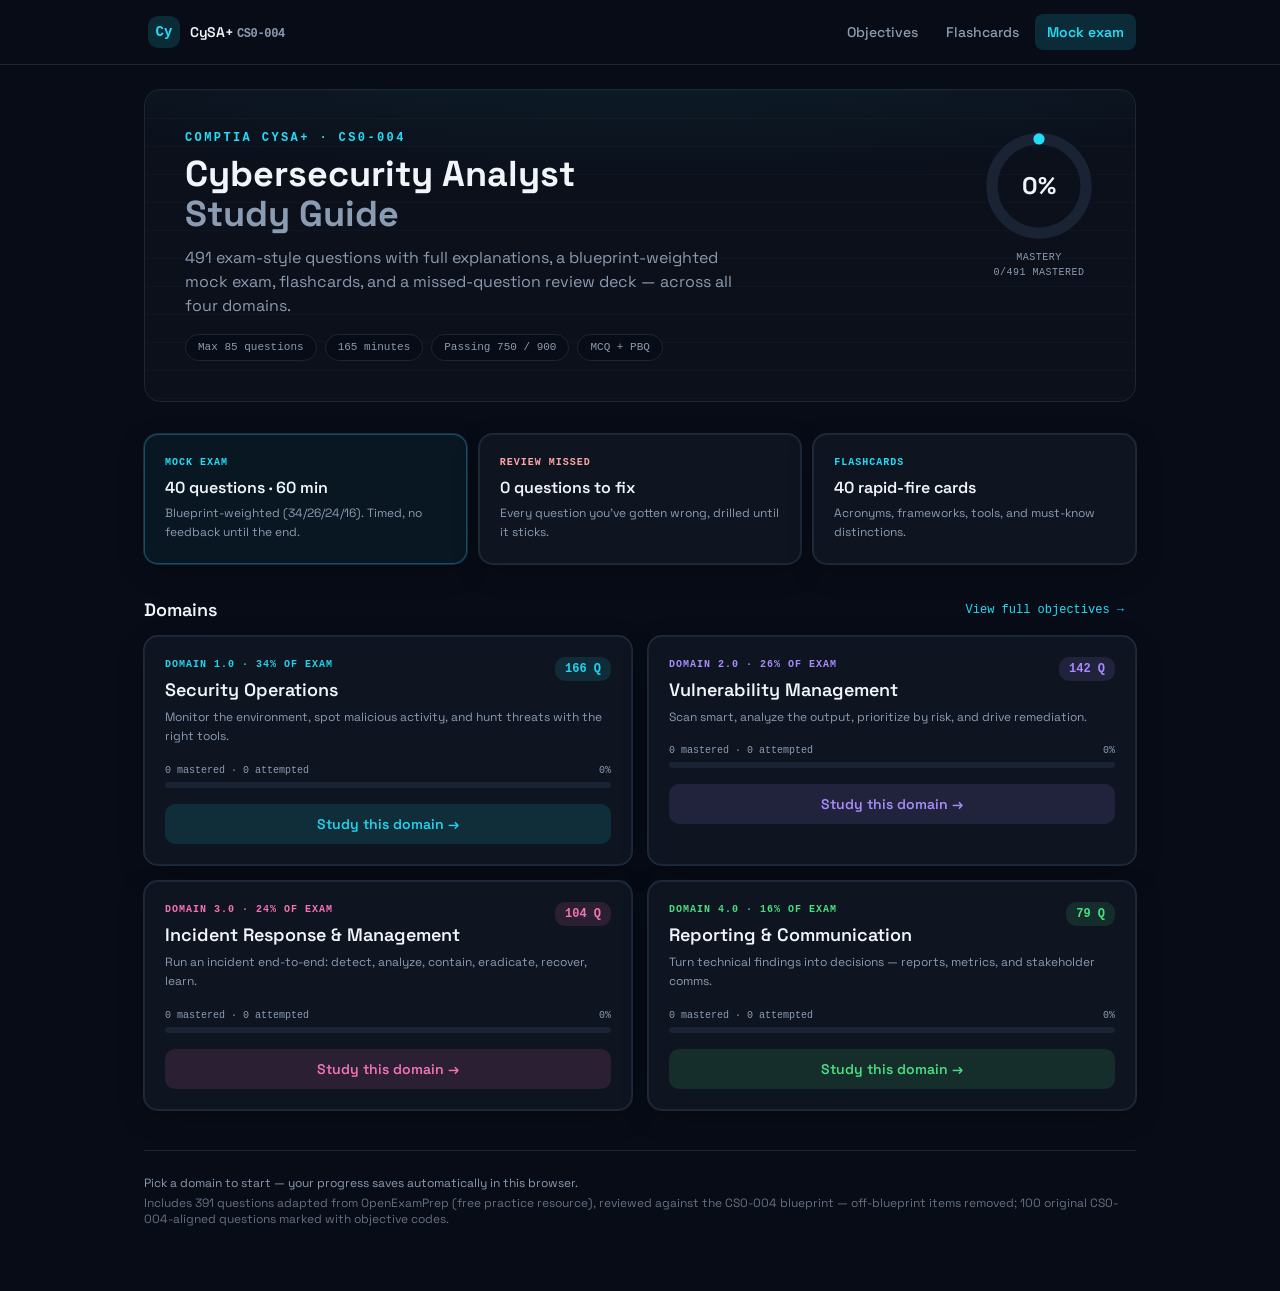
<file: docs/index.html>
<!doctype html>
<html lang="en">
  <head>
    <meta charset="UTF-8" />
    <meta name="viewport" content="width=device-width, initial-scale=1.0" />
    <meta name="description" content="Interactive CompTIA CySA+ CS0-004 study guide: 100 exam-style questions with explanations, weighted mock exams, flashcards, and progress tracking across all four domains." />
    <title>CySA+ CS0-004 Study Guide</title>
    <meta name="theme-color" content="#0b1220" />
    <link rel="manifest" href="./manifest.webmanifest" />
    <link rel="icon" type="image/png" href="./icon-192.png" />
    <link rel="apple-touch-icon" href="./icon-192.png" />
    <link rel="preconnect" href="https://fonts.googleapis.com" />
    <link rel="preconnect" href="https://fonts.gstatic.com" crossorigin />
    <link href="https://fonts.googleapis.com/css2?family=Space+Grotesk:wght@400;500;600;700&family=JetBrains+Mono:wght@400;500;600&display=swap" rel="stylesheet" />
    <script type="module" crossorigin src="./assets/index-I6IS-4zT.js"></script>
    <link rel="stylesheet" crossorigin href="./assets/index-dH3VctBJ.css">
  </head>
  <body>
    <div id="root"></div>
  </body>
</html>
</file>
<file: docs/assets/index-dH3VctBJ.css>
*,:before,:after{--tw-border-spacing-x: 0;--tw-border-spacing-y: 0;--tw-translate-x: 0;--tw-translate-y: 0;--tw-rotate: 0;--tw-skew-x: 0;--tw-skew-y: 0;--tw-scale-x: 1;--tw-scale-y: 1;--tw-pan-x: ;--tw-pan-y: ;--tw-pinch-zoom: ;--tw-scroll-snap-strictness: proximity;--tw-gradient-from-position: ;--tw-gradient-via-position: ;--tw-gradient-to-position: ;--tw-ordinal: ;--tw-slashed-zero: ;--tw-numeric-figure: ;--tw-numeric-spacing: ;--tw-numeric-fraction: ;--tw-ring-inset: ;--tw-ring-offset-width: 0px;--tw-ring-offset-color: #fff;--tw-ring-color: rgb(59 130 246 / .5);--tw-ring-offset-shadow: 0 0 #0000;--tw-ring-shadow: 0 0 #0000;--tw-shadow: 0 0 #0000;--tw-shadow-colored: 0 0 #0000;--tw-blur: ;--tw-brightness: ;--tw-contrast: ;--tw-grayscale: ;--tw-hue-rotate: ;--tw-invert: ;--tw-saturate: ;--tw-sepia: ;--tw-drop-shadow: ;--tw-backdrop-blur: ;--tw-backdrop-brightness: ;--tw-backdrop-contrast: ;--tw-backdrop-grayscale: ;--tw-backdrop-hue-rotate: ;--tw-backdrop-invert: ;--tw-backdrop-opacity: ;--tw-backdrop-saturate: ;--tw-backdrop-sepia: ;--tw-contain-size: ;--tw-contain-layout: ;--tw-contain-paint: ;--tw-contain-style: }::backdrop{--tw-border-spacing-x: 0;--tw-border-spacing-y: 0;--tw-translate-x: 0;--tw-translate-y: 0;--tw-rotate: 0;--tw-skew-x: 0;--tw-skew-y: 0;--tw-scale-x: 1;--tw-scale-y: 1;--tw-pan-x: ;--tw-pan-y: ;--tw-pinch-zoom: ;--tw-scroll-snap-strictness: proximity;--tw-gradient-from-position: ;--tw-gradient-via-position: ;--tw-gradient-to-position: ;--tw-ordinal: ;--tw-slashed-zero: ;--tw-numeric-figure: ;--tw-numeric-spacing: ;--tw-numeric-fraction: ;--tw-ring-inset: ;--tw-ring-offset-width: 0px;--tw-ring-offset-color: #fff;--tw-ring-color: rgb(59 130 246 / .5);--tw-ring-offset-shadow: 0 0 #0000;--tw-ring-shadow: 0 0 #0000;--tw-shadow: 0 0 #0000;--tw-shadow-colored: 0 0 #0000;--tw-blur: ;--tw-brightness: ;--tw-contrast: ;--tw-grayscale: ;--tw-hue-rotate: ;--tw-invert: ;--tw-saturate: ;--tw-sepia: ;--tw-drop-shadow: ;--tw-backdrop-blur: ;--tw-backdrop-brightness: ;--tw-backdrop-contrast: ;--tw-backdrop-grayscale: ;--tw-backdrop-hue-rotate: ;--tw-backdrop-invert: ;--tw-backdrop-opacity: ;--tw-backdrop-saturate: ;--tw-backdrop-sepia: ;--tw-contain-size: ;--tw-contain-layout: ;--tw-contain-paint: ;--tw-contain-style: }*,:before,:after{box-sizing:border-box;border-width:0;border-style:solid;border-color:#e5e7eb}:before,:after{--tw-content: ""}html,:host{line-height:1.5;-webkit-text-size-adjust:100%;-moz-tab-size:4;-o-tab-size:4;tab-size:4;font-family:ui-sans-serif,system-ui,sans-serif,"Apple Color Emoji","Segoe UI Emoji",Segoe UI Symbol,"Noto Color Emoji";font-feature-settings:normal;font-variation-settings:normal;-webkit-tap-highlight-color:transparent}body{margin:0;line-height:inherit}hr{height:0;color:inherit;border-top-width:1px}abbr:where([title]){-webkit-text-decoration:underline dotted;text-decoration:underline dotted}h1,h2,h3,h4,h5,h6{font-size:inherit;font-weight:inherit}a{color:inherit;text-decoration:inherit}b,strong{font-weight:bolder}code,kbd,samp,pre{font-family:ui-monospace,SFMono-Regular,Menlo,Monaco,Consolas,Liberation Mono,Courier New,monospace;font-feature-settings:normal;font-variation-settings:normal;font-size:1em}small{font-size:80%}sub,sup{font-size:75%;line-height:0;position:relative;vertical-align:baseline}sub{bottom:-.25em}sup{top:-.5em}table{text-indent:0;border-color:inherit;border-collapse:collapse}button,input,optgroup,select,textarea{font-family:inherit;font-feature-settings:inherit;font-variation-settings:inherit;font-size:100%;font-weight:inherit;line-height:inherit;letter-spacing:inherit;color:inherit;margin:0;padding:0}button,select{text-transform:none}button,input:where([type=button]),input:where([type=reset]),input:where([type=submit]){-webkit-appearance:button;background-color:transparent;background-image:none}:-moz-focusring{outline:auto}:-moz-ui-invalid{box-shadow:none}progress{vertical-align:baseline}::-webkit-inner-spin-button,::-webkit-outer-spin-button{height:auto}[type=search]{-webkit-appearance:textfield;outline-offset:-2px}::-webkit-search-decoration{-webkit-appearance:none}::-webkit-file-upload-button{-webkit-appearance:button;font:inherit}summary{display:list-item}blockquote,dl,dd,h1,h2,h3,h4,h5,h6,hr,figure,p,pre{margin:0}fieldset{margin:0;padding:0}legend{padding:0}ol,ul,menu{list-style:none;margin:0;padding:0}dialog{padding:0}textarea{resize:vertical}input::-moz-placeholder,textarea::-moz-placeholder{opacity:1;color:#9ca3af}input::placeholder,textarea::placeholder{opacity:1;color:#9ca3af}button,[role=button]{cursor:pointer}:disabled{cursor:default}img,svg,video,canvas,audio,iframe,embed,object{display:block;vertical-align:middle}img,video{max-width:100%;height:auto}[hidden]:where(:not([hidden=until-found])){display:none}:root{--background: 222 47% 6%;--foreground: 210 40% 96%;--card: 220 39% 9%;--card-foreground: 210 40% 96%;--popover: 220 39% 9%;--popover-foreground: 210 40% 96%;--primary: 187 92% 55%;--primary-foreground: 222 47% 6%;--secondary: 217 33% 15%;--secondary-foreground: 210 40% 96%;--muted: 217 33% 15%;--muted-foreground: 215 20% 62%;--accent: 217 33% 15%;--accent-foreground: 210 40% 96%;--destructive: 0 72% 55%;--destructive-foreground: 210 40% 96%;--border: 217 33% 16%;--input: 217 33% 18%;--ring: 187 92% 55%;--radius: .625rem;--sidebar-background: 220 39% 9%;--sidebar-foreground: 210 40% 96%;--sidebar-primary: 187 92% 55%;--sidebar-primary-foreground: 222 47% 6%;--sidebar-accent: 217 33% 15%;--sidebar-accent-foreground: 210 40% 96%;--sidebar-border: 217 33% 16%;--sidebar-ring: 187 92% 55%}*{border-color:hsl(var(--border))}body{background-color:hsl(var(--background));color:hsl(var(--foreground));font-family:Space Grotesk,ui-sans-serif,system-ui,sans-serif;-webkit-font-smoothing:antialiased}code,kbd,.font-mono{font-family:JetBrains Mono,ui-monospace,monospace}::-moz-selection{background:#23ddf64d}::selection{background:#23ddf64d}.container{width:100%}@media(min-width:640px){.container{max-width:640px}}@media(min-width:768px){.container{max-width:768px}}@media(min-width:1024px){.container{max-width:1024px}}@media(min-width:1280px){.container{max-width:1280px}}@media(min-width:1536px){.container{max-width:1536px}}.sr-only{position:absolute;width:1px;height:1px;padding:0;margin:-1px;overflow:hidden;clip:rect(0,0,0,0);white-space:nowrap;border-width:0}.pointer-events-none{pointer-events:none}.visible{visibility:visible}.invisible{visibility:hidden}.static{position:static}.fixed{position:fixed}.absolute{position:absolute}.relative{position:relative}.sticky{position:sticky}.inset-0{inset:0}.inset-x-0{left:0;right:0}.inset-y-0{top:0;bottom:0}.-bottom-12{bottom:-3rem}.-left-12{left:-3rem}.-right-12{right:-3rem}.-top-12{top:-3rem}.bottom-0{bottom:0}.left-0{left:0}.left-1\/2{left:50%}.left-2{left:.5rem}.left-\[50\%\]{left:50%}.right-0{right:0}.right-1{right:.25rem}.right-2{right:.5rem}.right-3{right:.75rem}.right-4{right:1rem}.top-0{top:0}.top-1\.5{top:.375rem}.top-1\/2{top:50%}.top-3\.5{top:.875rem}.top-4{top:1rem}.top-\[1px\]{top:1px}.top-\[50\%\]{top:50%}.top-\[60\%\]{top:60%}.top-full{top:100%}.isolate{isolation:isolate}.z-10{z-index:10}.z-20{z-index:20}.z-50{z-index:50}.z-\[1\]{z-index:1}.order-first{order:-9999}.order-last{order:9999}.col-start-2{grid-column-start:2}.row-span-2{grid-row:span 2 / span 2}.row-start-1{grid-row-start:1}.\!m-0{margin:0!important}.-mx-1{margin-left:-.25rem;margin-right:-.25rem}.-mx-4{margin-left:-1rem;margin-right:-1rem}.-my-2{margin-top:-.5rem;margin-bottom:-.5rem}.mx-2{margin-left:.5rem;margin-right:.5rem}.mx-3\.5{margin-left:.875rem;margin-right:.875rem}.mx-auto{margin-left:auto;margin-right:auto}.my-0{margin-top:0;margin-bottom:0}.my-0\.5{margin-top:.125rem;margin-bottom:.125rem}.my-1{margin-top:.25rem;margin-bottom:.25rem}.-ml-4{margin-left:-1rem}.-mt-4{margin-top:-1rem}.mb-1{margin-bottom:.25rem}.mb-1\.5{margin-bottom:.375rem}.mb-2{margin-bottom:.5rem}.mb-3{margin-bottom:.75rem}.mb-4{margin-bottom:1rem}.mb-6{margin-bottom:1.5rem}.mb-8{margin-bottom:2rem}.ml-1{margin-left:.25rem}.ml-4{margin-left:1rem}.ml-auto{margin-left:auto}.mt-0\.5{margin-top:.125rem}.mt-1{margin-top:.25rem}.mt-1\.5{margin-top:.375rem}.mt-10{margin-top:2.5rem}.mt-2{margin-top:.5rem}.mt-3{margin-top:.75rem}.mt-4{margin-top:1rem}.mt-6{margin-top:1.5rem}.mt-8{margin-top:2rem}.mt-auto{margin-top:auto}.line-clamp-1{overflow:hidden;display:-webkit-box;-webkit-box-orient:vertical;-webkit-line-clamp:1}.line-clamp-2{overflow:hidden;display:-webkit-box;-webkit-box-orient:vertical;-webkit-line-clamp:2}.block{display:block}.inline-block{display:inline-block}.flex{display:flex}.inline-flex{display:inline-flex}.table{display:table}.table-caption{display:table-caption}.table-cell{display:table-cell}.table-row{display:table-row}.grid{display:grid}.contents{display:contents}.hidden{display:none}.aspect-square{aspect-ratio:1 / 1}.aspect-video{aspect-ratio:16 / 9}.size-10{width:2.5rem;height:2.5rem}.size-2{width:.5rem;height:.5rem}.size-2\.5{width:.625rem;height:.625rem}.size-3{width:.75rem;height:.75rem}.size-3\.5{width:.875rem;height:.875rem}.size-4{width:1rem;height:1rem}.size-6{width:1.5rem;height:1.5rem}.size-7{width:1.75rem;height:1.75rem}.size-8{width:2rem;height:2rem}.size-9{width:2.25rem;height:2.25rem}.size-auto{width:auto;height:auto}.size-full{width:100%;height:100%}.h-1{height:.25rem}.h-1\.5{height:.375rem}.h-10{height:2.5rem}.h-12{height:3rem}.h-2{height:.5rem}.h-2\.5{height:.625rem}.h-28{height:7rem}.h-4{height:1rem}.h-5{height:1.25rem}.h-6{height:1.5rem}.h-7{height:1.75rem}.h-8{height:2rem}.h-9{height:2.25rem}.h-\[1\.15rem\]{height:1.15rem}.h-\[calc\(100\%-1px\)\]{height:calc(100% - 1px)}.h-\[var\(--radix-navigation-menu-viewport-height\)\]{height:var(--radix-navigation-menu-viewport-height)}.h-\[var\(--radix-select-trigger-height\)\]{height:var(--radix-select-trigger-height)}.h-auto{height:auto}.h-full{height:100%}.h-px{height:1px}.h-svh{height:100svh}.max-h-\[300px\]{max-height:300px}.min-h-0{min-height:0px}.min-h-16{min-height:4rem}.min-h-4{min-height:1rem}.min-h-64{min-height:16rem}.min-h-\[60vh\]{min-height:60vh}.min-h-dvh{min-height:100dvh}.min-h-svh{min-height:100svh}.w-0{width:0px}.w-1{width:.25rem}.w-10{width:2.5rem}.w-16{width:4rem}.w-2{width:.5rem}.w-2\.5{width:.625rem}.w-20{width:5rem}.w-28{width:7rem}.w-3{width:.75rem}.w-3\/4{width:75%}.w-4{width:1rem}.w-5{width:1.25rem}.w-6{width:1.5rem}.w-64{width:16rem}.w-72{width:18rem}.w-8{width:2rem}.w-9{width:2.25rem}.w-\[100px\]{width:100px}.w-auto{width:auto}.w-fit{width:-moz-fit-content;width:fit-content}.w-full{width:100%}.w-max{width:-moz-max-content;width:max-content}.w-px{width:1px}.min-w-0{min-width:0px}.min-w-10{min-width:2.5rem}.min-w-5{min-width:1.25rem}.min-w-8{min-width:2rem}.min-w-9{min-width:2.25rem}.min-w-\[12rem\]{min-width:12rem}.min-w-\[8rem\]{min-width:8rem}.min-w-\[var\(--radix-select-trigger-width\)\]{min-width:var(--radix-select-trigger-width)}.max-w-2xl{max-width:42rem}.max-w-3xl{max-width:48rem}.max-w-5xl{max-width:64rem}.max-w-\[calc\(100\%-2rem\)\]{max-width:calc(100% - 2rem)}.max-w-max{max-width:-moz-max-content;max-width:max-content}.max-w-md{max-width:28rem}.max-w-sm{max-width:24rem}.max-w-xl{max-width:36rem}.flex-1{flex:1 1 0%}.shrink-0{flex-shrink:0}.grow{flex-grow:1}.grow-0{flex-grow:0}.basis-full{flex-basis:100%}.caption-bottom{caption-side:bottom}.border-collapse{border-collapse:collapse}.-translate-x-1\/2{--tw-translate-x: -50%;transform:translate(var(--tw-translate-x),var(--tw-translate-y)) rotate(var(--tw-rotate)) skew(var(--tw-skew-x)) skewY(var(--tw-skew-y)) scaleX(var(--tw-scale-x)) scaleY(var(--tw-scale-y))}.-translate-x-px{--tw-translate-x: -1px;transform:translate(var(--tw-translate-x),var(--tw-translate-y)) rotate(var(--tw-rotate)) skew(var(--tw-skew-x)) skewY(var(--tw-skew-y)) scaleX(var(--tw-scale-x)) scaleY(var(--tw-scale-y))}.-translate-y-1\/2{--tw-translate-y: -50%;transform:translate(var(--tw-translate-x),var(--tw-translate-y)) rotate(var(--tw-rotate)) skew(var(--tw-skew-x)) skewY(var(--tw-skew-y)) scaleX(var(--tw-scale-x)) scaleY(var(--tw-scale-y))}.translate-x-\[-50\%\]{--tw-translate-x: -50%;transform:translate(var(--tw-translate-x),var(--tw-translate-y)) rotate(var(--tw-rotate)) skew(var(--tw-skew-x)) skewY(var(--tw-skew-y)) scaleX(var(--tw-scale-x)) scaleY(var(--tw-scale-y))}.translate-x-px{--tw-translate-x: 1px;transform:translate(var(--tw-translate-x),var(--tw-translate-y)) rotate(var(--tw-rotate)) skew(var(--tw-skew-x)) skewY(var(--tw-skew-y)) scaleX(var(--tw-scale-x)) scaleY(var(--tw-scale-y))}.translate-y-0\.5{--tw-translate-y: .125rem;transform:translate(var(--tw-translate-x),var(--tw-translate-y)) rotate(var(--tw-rotate)) skew(var(--tw-skew-x)) skewY(var(--tw-skew-y)) scaleX(var(--tw-scale-x)) scaleY(var(--tw-scale-y))}.translate-y-\[-50\%\]{--tw-translate-y: -50%;transform:translate(var(--tw-translate-x),var(--tw-translate-y)) rotate(var(--tw-rotate)) skew(var(--tw-skew-x)) skewY(var(--tw-skew-y)) scaleX(var(--tw-scale-x)) scaleY(var(--tw-scale-y))}.translate-y-\[calc\(-50\%_-_2px\)\]{--tw-translate-y: calc(-50% - 2px) ;transform:translate(var(--tw-translate-x),var(--tw-translate-y)) rotate(var(--tw-rotate)) skew(var(--tw-skew-x)) skewY(var(--tw-skew-y)) scaleX(var(--tw-scale-x)) scaleY(var(--tw-scale-y))}.-rotate-90{--tw-rotate: -90deg;transform:translate(var(--tw-translate-x),var(--tw-translate-y)) rotate(var(--tw-rotate)) skew(var(--tw-skew-x)) skewY(var(--tw-skew-y)) scaleX(var(--tw-scale-x)) scaleY(var(--tw-scale-y))}.rotate-180{--tw-rotate: 180deg;transform:translate(var(--tw-translate-x),var(--tw-translate-y)) rotate(var(--tw-rotate)) skew(var(--tw-skew-x)) skewY(var(--tw-skew-y)) scaleX(var(--tw-scale-x)) scaleY(var(--tw-scale-y))}.rotate-45{--tw-rotate: 45deg;transform:translate(var(--tw-translate-x),var(--tw-translate-y)) rotate(var(--tw-rotate)) skew(var(--tw-skew-x)) skewY(var(--tw-skew-y)) scaleX(var(--tw-scale-x)) scaleY(var(--tw-scale-y))}.rotate-90{--tw-rotate: 90deg;transform:translate(var(--tw-translate-x),var(--tw-translate-y)) rotate(var(--tw-rotate)) skew(var(--tw-skew-x)) skewY(var(--tw-skew-y)) scaleX(var(--tw-scale-x)) scaleY(var(--tw-scale-y))}.transform{transform:translate(var(--tw-translate-x),var(--tw-translate-y)) rotate(var(--tw-rotate)) skew(var(--tw-skew-x)) skewY(var(--tw-skew-y)) scaleX(var(--tw-scale-x)) scaleY(var(--tw-scale-y))}@keyframes caret-blink{0%,70%,to{opacity:1}20%,50%{opacity:0}}.animate-caret-blink{animation:caret-blink 1.25s ease-out infinite}@keyframes pulse{50%{opacity:.5}}.animate-pulse{animation:pulse 2s cubic-bezier(.4,0,.6,1) infinite}@keyframes spin{to{transform:rotate(360deg)}}.animate-spin{animation:spin 1s linear infinite}.cursor-default{cursor:default}.cursor-pointer{cursor:pointer}.cursor-text{cursor:text}.touch-none{touch-action:none}.select-none{-webkit-user-select:none;-moz-user-select:none;user-select:none}.resize-none{resize:none}.scroll-my-1{scroll-margin-top:.25rem;scroll-margin-bottom:.25rem}.scroll-py-1{scroll-padding-top:.25rem;scroll-padding-bottom:.25rem}.list-disc{list-style-type:disc}.list-none{list-style-type:none}.auto-rows-min{grid-auto-rows:min-content}.grid-cols-\[0_1fr\]{grid-template-columns:0 1fr}.grid-rows-\[auto_auto\]{grid-template-rows:auto auto}.flex-row{flex-direction:row}.flex-col{flex-direction:column}.flex-col-reverse{flex-direction:column-reverse}.flex-wrap{flex-wrap:wrap}.place-content-center{place-content:center}.items-start{align-items:flex-start}.items-end{align-items:flex-end}.items-center{align-items:center}.items-stretch{align-items:stretch}.justify-start{justify-content:flex-start}.justify-center{justify-content:center}.justify-between{justify-content:space-between}.justify-items-start{justify-items:start}.gap-0\.5{gap:.125rem}.gap-1{gap:.25rem}.gap-1\.5{gap:.375rem}.gap-2{gap:.5rem}.gap-2\.5{gap:.625rem}.gap-3{gap:.75rem}.gap-4{gap:1rem}.gap-6{gap:1.5rem}.gap-7{gap:1.75rem}.gap-\[--spacing\(var\(--gap\)\)\]{gap:var(--spacing(var(--gap)))}.gap-y-0\.5{row-gap:.125rem}.space-y-1\.5>:not([hidden])~:not([hidden]){--tw-space-y-reverse: 0;margin-top:calc(.375rem * calc(1 - var(--tw-space-y-reverse)));margin-bottom:calc(.375rem * var(--tw-space-y-reverse))}.space-y-3>:not([hidden])~:not([hidden]){--tw-space-y-reverse: 0;margin-top:calc(.75rem * calc(1 - var(--tw-space-y-reverse)));margin-bottom:calc(.75rem * var(--tw-space-y-reverse))}.space-y-4>:not([hidden])~:not([hidden]){--tw-space-y-reverse: 0;margin-top:calc(1rem * calc(1 - var(--tw-space-y-reverse)));margin-bottom:calc(1rem * var(--tw-space-y-reverse))}.self-start{align-self:flex-start}.self-stretch{align-self:stretch}.justify-self-end{justify-self:end}.overflow-auto{overflow:auto}.overflow-hidden{overflow:hidden}.overflow-x-auto{overflow-x:auto}.overflow-y-auto{overflow-y:auto}.overflow-x-hidden{overflow-x:hidden}.truncate{overflow:hidden;text-overflow:ellipsis;white-space:nowrap}.whitespace-nowrap{white-space:nowrap}.text-balance{text-wrap:balance}.break-words{overflow-wrap:break-word}.rounded{border-radius:.25rem}.rounded-2xl{border-radius:1rem}.rounded-\[2px\]{border-radius:2px}.rounded-\[4px\]{border-radius:4px}.rounded-\[calc\(var\(--radius\)-5px\)\]{border-radius:calc(var(--radius) - 5px)}.rounded-\[inherit\]{border-radius:inherit}.rounded-full{border-radius:9999px}.rounded-lg{border-radius:var(--radius)}.rounded-md{border-radius:calc(var(--radius) - 2px)}.rounded-none{border-radius:0}.rounded-sm{border-radius:calc(var(--radius) - 4px)}.rounded-xl{border-radius:calc(var(--radius) + 4px)}.rounded-xs{border-radius:calc(var(--radius) - 6px)}.rounded-l-md{border-top-left-radius:calc(var(--radius) - 2px);border-bottom-left-radius:calc(var(--radius) - 2px)}.rounded-r-md{border-top-right-radius:calc(var(--radius) - 2px);border-bottom-right-radius:calc(var(--radius) - 2px)}.rounded-tl-sm{border-top-left-radius:calc(var(--radius) - 4px)}.border{border-width:1px}.border-0{border-width:0px}.border-2{border-width:2px}.border-\[1\.5px\]{border-width:1.5px}.border-y{border-top-width:1px;border-bottom-width:1px}.border-b{border-bottom-width:1px}.border-l{border-left-width:1px}.border-r{border-right-width:1px}.border-t{border-top-width:1px}.border-dashed{border-style:dashed}.border-border{border-color:hsl(var(--border))}.border-border\/50{border-color:hsl(var(--border) / .5)}.border-emerald-400\/40{border-color:#34d39966}.border-emerald-400\/70{border-color:#34d399b3}.border-input{border-color:hsl(var(--input))}.border-primary{border-color:hsl(var(--primary))}.border-primary\/30{border-color:hsl(var(--primary) / .3)}.border-primary\/40{border-color:hsl(var(--primary) / .4)}.border-red-400\/40{border-color:#f8717166}.border-red-400\/70{border-color:#f87171b3}.border-sidebar-border{border-color:hsl(var(--sidebar-border))}.border-transparent{border-color:transparent}.border-l-transparent{border-left-color:transparent}.border-t-primary{border-top-color:hsl(var(--primary))}.border-t-transparent{border-top-color:transparent}.bg-accent{background-color:hsl(var(--accent))}.bg-amber-400{--tw-bg-opacity: 1;background-color:rgb(251 191 36 / var(--tw-bg-opacity, 1))}.bg-amber-400\/15{background-color:#fbbf2426}.bg-background{background-color:hsl(var(--background))}.bg-background\/50{background-color:hsl(var(--background) / .5)}.bg-background\/60{background-color:hsl(var(--background) / .6)}.bg-background\/95{background-color:hsl(var(--background) / .95)}.bg-black\/50{background-color:#00000080}.bg-border{background-color:hsl(var(--border))}.bg-card{background-color:hsl(var(--card))}.bg-card\/50{background-color:hsl(var(--card) / .5)}.bg-destructive{--tw-bg-opacity: 1;background-color:hsl(var(--destructive) / var(--tw-bg-opacity, 1))}.bg-emerald-400{--tw-bg-opacity: 1;background-color:rgb(52 211 153 / var(--tw-bg-opacity, 1))}.bg-emerald-400\/10{background-color:#34d3991a}.bg-emerald-400\/15{background-color:#34d39926}.bg-emerald-400\/20{background-color:#34d39933}.bg-emerald-400\/5{background-color:#34d3990d}.bg-foreground{background-color:hsl(var(--foreground))}.bg-input{background-color:hsl(var(--input))}.bg-muted{background-color:hsl(var(--muted))}.bg-muted\/50{background-color:hsl(var(--muted) / .5)}.bg-popover{background-color:hsl(var(--popover))}.bg-primary{background-color:hsl(var(--primary))}.bg-primary\/10{background-color:hsl(var(--primary) / .1)}.bg-primary\/15{background-color:hsl(var(--primary) / .15)}.bg-primary\/20{background-color:hsl(var(--primary) / .2)}.bg-primary\/5{background-color:hsl(var(--primary) / .05)}.bg-red-400\/10{background-color:#f871711a}.bg-red-400\/15{background-color:#f8717126}.bg-red-400\/20{background-color:#f8717133}.bg-red-400\/5{background-color:#f871710d}.bg-secondary{background-color:hsl(var(--secondary))}.bg-sidebar{background-color:hsl(var(--sidebar-background))}.bg-sidebar-border{background-color:hsl(var(--sidebar-border))}.bg-transparent{background-color:transparent}.bg-white{--tw-bg-opacity: 1;background-color:rgb(255 255 255 / var(--tw-bg-opacity, 1))}.fill-current{fill:currentColor}.fill-foreground{fill:hsl(var(--foreground))}.fill-primary{fill:hsl(var(--primary))}.p-0{padding:0}.p-1{padding:.25rem}.p-2{padding:.5rem}.p-3{padding:.75rem}.p-4{padding:1rem}.p-5{padding:1.25rem}.p-6{padding:1.5rem}.p-8{padding:2rem}.p-\[3px\]{padding:3px}.p-px{padding:1px}.px-1{padding-left:.25rem;padding-right:.25rem}.px-1\.5{padding-left:.375rem;padding-right:.375rem}.px-2{padding-left:.5rem;padding-right:.5rem}.px-2\.5{padding-left:.625rem;padding-right:.625rem}.px-3{padding-left:.75rem;padding-right:.75rem}.px-3\.5{padding-left:.875rem;padding-right:.875rem}.px-4{padding-left:1rem;padding-right:1rem}.px-5{padding-left:1.25rem;padding-right:1.25rem}.px-6{padding-left:1.5rem;padding-right:1.5rem}.py-0\.5{padding-top:.125rem;padding-bottom:.125rem}.py-1{padding-top:.25rem;padding-bottom:.25rem}.py-1\.5{padding-top:.375rem;padding-bottom:.375rem}.py-2{padding-top:.5rem;padding-bottom:.5rem}.py-2\.5{padding-top:.625rem;padding-bottom:.625rem}.py-3{padding-top:.75rem;padding-bottom:.75rem}.py-4{padding-top:1rem;padding-bottom:1rem}.py-6{padding-top:1.5rem;padding-bottom:1.5rem}.pb-16{padding-bottom:4rem}.pb-3{padding-bottom:.75rem}.pb-4{padding-bottom:1rem}.pl-2{padding-left:.5rem}.pl-3{padding-left:.75rem}.pl-4{padding-left:1rem}.pl-8{padding-left:2rem}.pr-1{padding-right:.25rem}.pr-2{padding-right:.5rem}.pr-2\.5{padding-right:.625rem}.pr-3{padding-right:.75rem}.pr-8{padding-right:2rem}.pt-0{padding-top:0}.pt-1{padding-top:.25rem}.pt-3{padding-top:.75rem}.pt-4{padding-top:1rem}.pt-6{padding-top:1.5rem}.text-left{text-align:left}.text-center{text-align:center}.align-middle{vertical-align:middle}.font-mono{font-family:ui-monospace,SFMono-Regular,Menlo,Monaco,Consolas,Liberation Mono,Courier New,monospace}.font-sans{font-family:ui-sans-serif,system-ui,sans-serif,"Apple Color Emoji","Segoe UI Emoji",Segoe UI Symbol,"Noto Color Emoji"}.text-2xl{font-size:1.5rem;line-height:2rem}.text-3xl{font-size:1.875rem;line-height:2.25rem}.text-5xl{font-size:3rem;line-height:1}.text-\[0\.8rem\]{font-size:.8rem}.text-\[10px\]{font-size:10px}.text-\[11px\]{font-size:11px}.text-base{font-size:1rem;line-height:1.5rem}.text-lg{font-size:1.125rem;line-height:1.75rem}.text-sm{font-size:.875rem;line-height:1.25rem}.text-sm\/relaxed{font-size:.875rem;line-height:1.625}.text-xl{font-size:1.25rem;line-height:1.75rem}.text-xs{font-size:.75rem;line-height:1rem}.font-bold{font-weight:700}.font-medium{font-weight:500}.font-normal{font-weight:400}.font-semibold{font-weight:600}.uppercase{text-transform:uppercase}.italic{font-style:italic}.tabular-nums{--tw-numeric-spacing: tabular-nums;font-variant-numeric:var(--tw-ordinal) var(--tw-slashed-zero) var(--tw-numeric-figure) var(--tw-numeric-spacing) var(--tw-numeric-fraction)}.leading-none{line-height:1}.leading-normal{line-height:1.5}.leading-relaxed{line-height:1.625}.leading-snug{line-height:1.375}.leading-tight{line-height:1.25}.tracking-\[0\.2em\]{letter-spacing:.2em}.tracking-tight{letter-spacing:-.025em}.tracking-wider{letter-spacing:.05em}.tracking-widest{letter-spacing:.1em}.text-accent-foreground{color:hsl(var(--accent-foreground))}.text-amber-300{--tw-text-opacity: 1;color:rgb(252 211 77 / var(--tw-text-opacity, 1))}.text-background{color:hsl(var(--background))}.text-card-foreground{color:hsl(var(--card-foreground))}.text-current{color:currentColor}.text-destructive{--tw-text-opacity: 1;color:hsl(var(--destructive) / var(--tw-text-opacity, 1))}.text-emerald-200{--tw-text-opacity: 1;color:rgb(167 243 208 / var(--tw-text-opacity, 1))}.text-emerald-300{--tw-text-opacity: 1;color:rgb(110 231 183 / var(--tw-text-opacity, 1))}.text-foreground{color:hsl(var(--foreground))}.text-foreground\/80{color:hsl(var(--foreground) / .8)}.text-foreground\/85{color:hsl(var(--foreground) / .85)}.text-foreground\/90{color:hsl(var(--foreground) / .9)}.text-muted-foreground{color:hsl(var(--muted-foreground))}.text-muted-foreground\/70{color:hsl(var(--muted-foreground) / .7)}.text-popover-foreground{color:hsl(var(--popover-foreground))}.text-primary{color:hsl(var(--primary))}.text-primary-foreground{color:hsl(var(--primary-foreground))}.text-primary\/80{color:hsl(var(--primary) / .8)}.text-red-300{--tw-text-opacity: 1;color:rgb(252 165 165 / var(--tw-text-opacity, 1))}.text-red-300\/80{color:#fca5a5cc}.text-red-400{--tw-text-opacity: 1;color:rgb(248 113 113 / var(--tw-text-opacity, 1))}.text-secondary-foreground{color:hsl(var(--secondary-foreground))}.text-sidebar-foreground{color:hsl(var(--sidebar-foreground))}.text-sidebar-foreground\/70{color:hsl(var(--sidebar-foreground) / .7)}.text-white{--tw-text-opacity: 1;color:rgb(255 255 255 / var(--tw-text-opacity, 1))}.line-through{text-decoration-line:line-through}.underline-offset-4{text-underline-offset:4px}.opacity-0{opacity:0}.opacity-50{opacity:.5}.opacity-70{opacity:.7}.shadow{--tw-shadow: 0 1px 3px 0 rgb(0 0 0 / .1), 0 1px 2px -1px rgb(0 0 0 / .1);--tw-shadow-colored: 0 1px 3px 0 var(--tw-shadow-color), 0 1px 2px -1px var(--tw-shadow-color);box-shadow:var(--tw-ring-offset-shadow, 0 0 #0000),var(--tw-ring-shadow, 0 0 #0000),var(--tw-shadow)}.shadow-\[0_0_0_1px_hsl\(var\(--sidebar-border\)\)\]{--tw-shadow: 0 0 0 1px hsl(var(--sidebar-border));--tw-shadow-colored: 0 0 0 1px var(--tw-shadow-color);box-shadow:var(--tw-ring-offset-shadow, 0 0 #0000),var(--tw-ring-shadow, 0 0 #0000),var(--tw-shadow)}.shadow-lg{--tw-shadow: 0 10px 15px -3px rgb(0 0 0 / .1), 0 4px 6px -4px rgb(0 0 0 / .1);--tw-shadow-colored: 0 10px 15px -3px var(--tw-shadow-color), 0 4px 6px -4px var(--tw-shadow-color);box-shadow:var(--tw-ring-offset-shadow, 0 0 #0000),var(--tw-ring-shadow, 0 0 #0000),var(--tw-shadow)}.shadow-md{--tw-shadow: 0 4px 6px -1px rgb(0 0 0 / .1), 0 2px 4px -2px rgb(0 0 0 / .1);--tw-shadow-colored: 0 4px 6px -1px var(--tw-shadow-color), 0 2px 4px -2px var(--tw-shadow-color);box-shadow:var(--tw-ring-offset-shadow, 0 0 #0000),var(--tw-ring-shadow, 0 0 #0000),var(--tw-shadow)}.shadow-none{--tw-shadow: 0 0 #0000;--tw-shadow-colored: 0 0 #0000;box-shadow:var(--tw-ring-offset-shadow, 0 0 #0000),var(--tw-ring-shadow, 0 0 #0000),var(--tw-shadow)}.shadow-sm{--tw-shadow: 0 1px 2px 0 rgb(0 0 0 / .05);--tw-shadow-colored: 0 1px 2px 0 var(--tw-shadow-color);box-shadow:var(--tw-ring-offset-shadow, 0 0 #0000),var(--tw-ring-shadow, 0 0 #0000),var(--tw-shadow)}.shadow-xl{--tw-shadow: 0 20px 25px -5px rgb(0 0 0 / .1), 0 8px 10px -6px rgb(0 0 0 / .1);--tw-shadow-colored: 0 20px 25px -5px var(--tw-shadow-color), 0 8px 10px -6px var(--tw-shadow-color);box-shadow:var(--tw-ring-offset-shadow, 0 0 #0000),var(--tw-ring-shadow, 0 0 #0000),var(--tw-shadow)}.shadow-xs{--tw-shadow: 0 1px 2px 0 rgb(0 0 0 / .05);--tw-shadow-colored: 0 1px 2px 0 var(--tw-shadow-color);box-shadow:var(--tw-ring-offset-shadow, 0 0 #0000),var(--tw-ring-shadow, 0 0 #0000),var(--tw-shadow)}.outline-none{outline:2px solid transparent;outline-offset:2px}.outline{outline-style:solid}.ring{--tw-ring-offset-shadow: var(--tw-ring-inset) 0 0 0 var(--tw-ring-offset-width) var(--tw-ring-offset-color);--tw-ring-shadow: var(--tw-ring-inset) 0 0 0 calc(3px + var(--tw-ring-offset-width)) var(--tw-ring-color);box-shadow:var(--tw-ring-offset-shadow),var(--tw-ring-shadow),var(--tw-shadow, 0 0 #0000)}.ring-0{--tw-ring-offset-shadow: var(--tw-ring-inset) 0 0 0 var(--tw-ring-offset-width) var(--tw-ring-offset-color);--tw-ring-shadow: var(--tw-ring-inset) 0 0 0 calc(0px + var(--tw-ring-offset-width)) var(--tw-ring-color);box-shadow:var(--tw-ring-offset-shadow),var(--tw-ring-shadow),var(--tw-shadow, 0 0 #0000)}.ring-ring\/50{--tw-ring-color: hsl(var(--ring) / .5)}.ring-sidebar-ring{--tw-ring-color: hsl(var(--sidebar-ring))}.ring-offset-background{--tw-ring-offset-color: hsl(var(--background))}.filter{filter:var(--tw-blur) var(--tw-brightness) var(--tw-contrast) var(--tw-grayscale) var(--tw-hue-rotate) var(--tw-invert) var(--tw-saturate) var(--tw-sepia) var(--tw-drop-shadow)}.backdrop-blur{--tw-backdrop-blur: blur(8px);-webkit-backdrop-filter:var(--tw-backdrop-blur) var(--tw-backdrop-brightness) var(--tw-backdrop-contrast) var(--tw-backdrop-grayscale) var(--tw-backdrop-hue-rotate) var(--tw-backdrop-invert) var(--tw-backdrop-opacity) var(--tw-backdrop-saturate) var(--tw-backdrop-sepia);backdrop-filter:var(--tw-backdrop-blur) var(--tw-backdrop-brightness) var(--tw-backdrop-contrast) var(--tw-backdrop-grayscale) var(--tw-backdrop-hue-rotate) var(--tw-backdrop-invert) var(--tw-backdrop-opacity) var(--tw-backdrop-saturate) var(--tw-backdrop-sepia)}.transition{transition-property:color,background-color,border-color,text-decoration-color,fill,stroke,opacity,box-shadow,transform,filter,backdrop-filter;transition-timing-function:cubic-bezier(.4,0,.2,1);transition-duration:.15s}.transition-\[color\,box-shadow\]{transition-property:color,box-shadow;transition-timing-function:cubic-bezier(.4,0,.2,1);transition-duration:.15s}.transition-\[left\,right\,width\]{transition-property:left,right,width;transition-timing-function:cubic-bezier(.4,0,.2,1);transition-duration:.15s}.transition-\[margin\,opacity\]{transition-property:margin,opacity;transition-timing-function:cubic-bezier(.4,0,.2,1);transition-duration:.15s}.transition-\[width\,height\,padding\]{transition-property:width,height,padding;transition-timing-function:cubic-bezier(.4,0,.2,1);transition-duration:.15s}.transition-\[width\]{transition-property:width;transition-timing-function:cubic-bezier(.4,0,.2,1);transition-duration:.15s}.transition-all{transition-property:all;transition-timing-function:cubic-bezier(.4,0,.2,1);transition-duration:.15s}.transition-colors{transition-property:color,background-color,border-color,text-decoration-color,fill,stroke;transition-timing-function:cubic-bezier(.4,0,.2,1);transition-duration:.15s}.transition-none{transition-property:none}.transition-opacity{transition-property:opacity;transition-timing-function:cubic-bezier(.4,0,.2,1);transition-duration:.15s}.transition-shadow{transition-property:box-shadow;transition-timing-function:cubic-bezier(.4,0,.2,1);transition-duration:.15s}.transition-transform{transition-property:transform;transition-timing-function:cubic-bezier(.4,0,.2,1);transition-duration:.15s}.duration-100{transition-duration:.1s}.duration-1000{transition-duration:1s}.duration-200{transition-duration:.2s}.duration-300{transition-duration:.3s}.duration-500{transition-duration:.5s}.duration-700{transition-duration:.7s}.ease-in-out{transition-timing-function:cubic-bezier(.4,0,.2,1)}.ease-linear{transition-timing-function:linear}@keyframes enter{0%{opacity:var(--tw-enter-opacity, 1);transform:translate3d(var(--tw-enter-translate-x, 0),var(--tw-enter-translate-y, 0),0) scale3d(var(--tw-enter-scale, 1),var(--tw-enter-scale, 1),var(--tw-enter-scale, 1)) rotate(var(--tw-enter-rotate, 0))}}@keyframes exit{to{opacity:var(--tw-exit-opacity, 1);transform:translate3d(var(--tw-exit-translate-x, 0),var(--tw-exit-translate-y, 0),0) scale3d(var(--tw-exit-scale, 1),var(--tw-exit-scale, 1),var(--tw-exit-scale, 1)) rotate(var(--tw-exit-rotate, 0))}}.animate-in{animation-name:enter;animation-duration:.15s;--tw-enter-opacity: initial;--tw-enter-scale: initial;--tw-enter-rotate: initial;--tw-enter-translate-x: initial;--tw-enter-translate-y: initial}.fade-in-0{--tw-enter-opacity: 0}.zoom-in-95{--tw-enter-scale: .95}.duration-100{animation-duration:.1s}.duration-1000{animation-duration:1s}.duration-200{animation-duration:.2s}.duration-300{animation-duration:.3s}.duration-500{animation-duration:.5s}.duration-700{animation-duration:.7s}.ease-in-out{animation-timing-function:cubic-bezier(.4,0,.2,1)}.ease-linear{animation-timing-function:linear}.running{animation-play-state:running}.scanline-bg{background-image:radial-gradient(ellipse 80% 50% at 50% -20%,hsl(187 92% 55% / .08),transparent),linear-gradient(hsl(217 33% 12% / .4) 1px,transparent 1px);background-size:100% 100%,100% 28px}.card-glow{box-shadow:0 0 0 1px #1f2a3d,0 8px 32px -12px #0009}.\[--cell-size\:--spacing\(8\)\]{--cell-size: var(--spacing(8))}@media(prefers-reduced-motion:reduce){*,*:before,*:after{animation-duration:.01ms!important;transition-duration:.01ms!important}}.selection\:bg-primary *::-moz-selection{background-color:hsl(var(--primary))}.selection\:bg-primary *::selection{background-color:hsl(var(--primary))}.selection\:text-primary-foreground *::-moz-selection{color:hsl(var(--primary-foreground))}.selection\:text-primary-foreground *::selection{color:hsl(var(--primary-foreground))}.selection\:bg-primary::-moz-selection{background-color:hsl(var(--primary))}.selection\:bg-primary::selection{background-color:hsl(var(--primary))}.selection\:text-primary-foreground::-moz-selection{color:hsl(var(--primary-foreground))}.selection\:text-primary-foreground::selection{color:hsl(var(--primary-foreground))}.file\:inline-flex::file-selector-button{display:inline-flex}.file\:h-7::file-selector-button{height:1.75rem}.file\:border-0::file-selector-button{border-width:0px}.file\:bg-transparent::file-selector-button{background-color:transparent}.file\:text-sm::file-selector-button{font-size:.875rem;line-height:1.25rem}.file\:font-medium::file-selector-button{font-weight:500}.file\:text-foreground::file-selector-button{color:hsl(var(--foreground))}.placeholder\:text-muted-foreground::-moz-placeholder{color:hsl(var(--muted-foreground))}.placeholder\:text-muted-foreground::placeholder{color:hsl(var(--muted-foreground))}.after\:absolute:after{content:var(--tw-content);position:absolute}.after\:-inset-2:after{content:var(--tw-content);inset:-.5rem}.after\:inset-y-0:after{content:var(--tw-content);top:0;bottom:0}.after\:left-1\/2:after{content:var(--tw-content);left:50%}.after\:w-1:after{content:var(--tw-content);width:.25rem}.after\:w-\[2px\]:after{content:var(--tw-content);width:2px}.after\:-translate-x-1\/2:after{content:var(--tw-content);--tw-translate-x: -50%;transform:translate(var(--tw-translate-x),var(--tw-translate-y)) rotate(var(--tw-rotate)) skew(var(--tw-skew-x)) skewY(var(--tw-skew-y)) scaleX(var(--tw-scale-x)) scaleY(var(--tw-scale-y))}.first\:rounded-l-md:first-child{border-top-left-radius:calc(var(--radius) - 2px);border-bottom-left-radius:calc(var(--radius) - 2px)}.first\:border-l:first-child{border-left-width:1px}.last\:mt-0:last-child{margin-top:0}.last\:rounded-r-md:last-child{border-top-right-radius:calc(var(--radius) - 2px);border-bottom-right-radius:calc(var(--radius) - 2px)}.last\:border-b-0:last-child{border-bottom-width:0px}.hover\:scale-\[1\.01\]:hover{--tw-scale-x: 1.01;--tw-scale-y: 1.01;transform:translate(var(--tw-translate-x),var(--tw-translate-y)) rotate(var(--tw-rotate)) skew(var(--tw-skew-x)) skewY(var(--tw-skew-y)) scaleX(var(--tw-scale-x)) scaleY(var(--tw-scale-y))}.hover\:border-muted-foreground\/40:hover{border-color:hsl(var(--muted-foreground) / .4)}.hover\:border-primary\/50:hover{border-color:hsl(var(--primary) / .5)}.hover\:border-primary\/60:hover{border-color:hsl(var(--primary) / .6)}.hover\:border-red-400\/50:hover{border-color:#f8717180}.hover\:bg-accent:hover{background-color:hsl(var(--accent))}.hover\:bg-destructive\/90:hover{background-color:hsl(var(--destructive) / .9)}.hover\:bg-muted:hover{background-color:hsl(var(--muted))}.hover\:bg-muted\/50:hover{background-color:hsl(var(--muted) / .5)}.hover\:bg-primary\/10:hover{background-color:hsl(var(--primary) / .1)}.hover\:bg-primary\/20:hover{background-color:hsl(var(--primary) / .2)}.hover\:bg-primary\/25:hover{background-color:hsl(var(--primary) / .25)}.hover\:bg-primary\/5:hover{background-color:hsl(var(--primary) / .05)}.hover\:bg-primary\/90:hover{background-color:hsl(var(--primary) / .9)}.hover\:bg-red-400\/10:hover{background-color:#f871711a}.hover\:bg-red-400\/5:hover{background-color:#f871710d}.hover\:bg-secondary:hover{background-color:hsl(var(--secondary))}.hover\:bg-secondary\/50:hover{background-color:hsl(var(--secondary) / .5)}.hover\:bg-secondary\/60:hover{background-color:hsl(var(--secondary) / .6)}.hover\:bg-secondary\/80:hover{background-color:hsl(var(--secondary) / .8)}.hover\:bg-sidebar-accent:hover{background-color:hsl(var(--sidebar-accent))}.hover\:text-accent-foreground:hover{color:hsl(var(--accent-foreground))}.hover\:text-foreground:hover{color:hsl(var(--foreground))}.hover\:text-muted-foreground:hover{color:hsl(var(--muted-foreground))}.hover\:text-sidebar-accent-foreground:hover{color:hsl(var(--sidebar-accent-foreground))}.hover\:underline:hover{text-decoration-line:underline}.hover\:opacity-100:hover{opacity:1}.hover\:opacity-85:hover{opacity:.85}.hover\:opacity-90:hover{opacity:.9}.hover\:shadow-\[0_0_0_1px_hsl\(var\(--sidebar-accent\)\)\]:hover{--tw-shadow: 0 0 0 1px hsl(var(--sidebar-accent));--tw-shadow-colored: 0 0 0 1px var(--tw-shadow-color);box-shadow:var(--tw-ring-offset-shadow, 0 0 #0000),var(--tw-ring-shadow, 0 0 #0000),var(--tw-shadow)}.hover\:ring-4:hover{--tw-ring-offset-shadow: var(--tw-ring-inset) 0 0 0 var(--tw-ring-offset-width) var(--tw-ring-offset-color);--tw-ring-shadow: var(--tw-ring-inset) 0 0 0 calc(4px + var(--tw-ring-offset-width)) var(--tw-ring-color);box-shadow:var(--tw-ring-offset-shadow),var(--tw-ring-shadow),var(--tw-shadow, 0 0 #0000)}.hover\:after\:bg-sidebar-border:hover:after{content:var(--tw-content);background-color:hsl(var(--sidebar-border))}.focus\:z-10:focus{z-index:10}.focus\:bg-accent:focus{background-color:hsl(var(--accent))}.focus\:text-accent-foreground:focus{color:hsl(var(--accent-foreground))}.focus\:ring-2:focus{--tw-ring-offset-shadow: var(--tw-ring-inset) 0 0 0 var(--tw-ring-offset-width) var(--tw-ring-offset-color);--tw-ring-shadow: var(--tw-ring-inset) 0 0 0 calc(2px + var(--tw-ring-offset-width)) var(--tw-ring-color);box-shadow:var(--tw-ring-offset-shadow),var(--tw-ring-shadow),var(--tw-shadow, 0 0 #0000)}.focus\:ring-ring:focus{--tw-ring-color: hsl(var(--ring))}.focus\:ring-offset-2:focus{--tw-ring-offset-width: 2px}.focus-visible\:z-10:focus-visible{z-index:10}.focus-visible\:border-ring:focus-visible{border-color:hsl(var(--ring))}.focus-visible\:outline-none:focus-visible{outline:2px solid transparent;outline-offset:2px}.focus-visible\:outline-1:focus-visible{outline-width:1px}.focus-visible\:outline-ring:focus-visible{outline-color:hsl(var(--ring))}.focus-visible\:ring-0:focus-visible{--tw-ring-offset-shadow: var(--tw-ring-inset) 0 0 0 var(--tw-ring-offset-width) var(--tw-ring-offset-color);--tw-ring-shadow: var(--tw-ring-inset) 0 0 0 calc(0px + var(--tw-ring-offset-width)) var(--tw-ring-color);box-shadow:var(--tw-ring-offset-shadow),var(--tw-ring-shadow),var(--tw-shadow, 0 0 #0000)}.focus-visible\:ring-1:focus-visible{--tw-ring-offset-shadow: var(--tw-ring-inset) 0 0 0 var(--tw-ring-offset-width) var(--tw-ring-offset-color);--tw-ring-shadow: var(--tw-ring-inset) 0 0 0 calc(1px + var(--tw-ring-offset-width)) var(--tw-ring-color);box-shadow:var(--tw-ring-offset-shadow),var(--tw-ring-shadow),var(--tw-shadow, 0 0 #0000)}.focus-visible\:ring-2:focus-visible{--tw-ring-offset-shadow: var(--tw-ring-inset) 0 0 0 var(--tw-ring-offset-width) var(--tw-ring-offset-color);--tw-ring-shadow: var(--tw-ring-inset) 0 0 0 calc(2px + var(--tw-ring-offset-width)) var(--tw-ring-color);box-shadow:var(--tw-ring-offset-shadow),var(--tw-ring-shadow),var(--tw-shadow, 0 0 #0000)}.focus-visible\:ring-4:focus-visible{--tw-ring-offset-shadow: var(--tw-ring-inset) 0 0 0 var(--tw-ring-offset-width) var(--tw-ring-offset-color);--tw-ring-shadow: var(--tw-ring-inset) 0 0 0 calc(4px + var(--tw-ring-offset-width)) var(--tw-ring-color);box-shadow:var(--tw-ring-offset-shadow),var(--tw-ring-shadow),var(--tw-shadow, 0 0 #0000)}.focus-visible\:ring-\[3px\]:focus-visible{--tw-ring-offset-shadow: var(--tw-ring-inset) 0 0 0 var(--tw-ring-offset-width) var(--tw-ring-offset-color);--tw-ring-shadow: var(--tw-ring-inset) 0 0 0 calc(3px + var(--tw-ring-offset-width)) var(--tw-ring-color);box-shadow:var(--tw-ring-offset-shadow),var(--tw-ring-shadow),var(--tw-shadow, 0 0 #0000)}.focus-visible\:ring-inset:focus-visible{--tw-ring-inset: inset}.focus-visible\:ring-destructive\/20:focus-visible{--tw-ring-color: hsl(var(--destructive) / .2)}.focus-visible\:ring-ring:focus-visible{--tw-ring-color: hsl(var(--ring))}.focus-visible\:ring-ring\/50:focus-visible{--tw-ring-color: hsl(var(--ring) / .5)}.focus-visible\:ring-offset-1:focus-visible{--tw-ring-offset-width: 1px}.active\:bg-sidebar-accent:active{background-color:hsl(var(--sidebar-accent))}.active\:text-sidebar-accent-foreground:active{color:hsl(var(--sidebar-accent-foreground))}.disabled\:pointer-events-none:disabled{pointer-events:none}.disabled\:cursor-not-allowed:disabled{cursor:not-allowed}.disabled\:opacity-40:disabled{opacity:.4}.disabled\:opacity-50:disabled{opacity:.5}.group\/menu-item:focus-within .group-focus-within\/menu-item\:opacity-100{opacity:1}.group\/menu-item:hover .group-hover\/menu-item\:opacity-100{opacity:1}.peer\/menu-button:hover~.peer-hover\/menu-button\:text-sidebar-accent-foreground{color:hsl(var(--sidebar-accent-foreground))}.peer:disabled~.peer-disabled\:cursor-not-allowed{cursor:not-allowed}.peer:disabled~.peer-disabled\:opacity-50{opacity:.5}.has-\[\>button\]\:ml-\[-0\.45rem\]:has(>button){margin-left:-.45rem}.has-\[\>button\]\:mr-\[-0\.45rem\]:has(>button){margin-right:-.45rem}.has-\[\>kbd\]\:ml-\[-0\.35rem\]:has(>kbd){margin-left:-.35rem}.has-\[\>kbd\]\:mr-\[-0\.35rem\]:has(>kbd){margin-right:-.35rem}.has-\[\>\[data-align\=block-end\]\]\:h-auto:has(>[data-align=block-end]){height:auto}.has-\[\>\[data-align\=block-start\]\]\:h-auto:has(>[data-align=block-start]){height:auto}.has-\[\>textarea\]\:h-auto:has(>textarea){height:auto}.has-\[\>\[data-slot\=field\]\]\:w-full:has(>[data-slot=field]){width:100%}.has-\[\>svg\]\:grid-cols-\[calc\(var\(--spacing\)\*4\)_1fr\]:has(>svg){grid-template-columns:calc(var(--spacing) * 4) 1fr}.has-\[\>\[data-align\=block-end\]\]\:flex-col:has(>[data-align=block-end]){flex-direction:column}.has-\[\>\[data-align\=block-start\]\]\:flex-col:has(>[data-align=block-start]){flex-direction:column}.has-\[\>\[data-slot\=field\]\]\:flex-col:has(>[data-slot=field]){flex-direction:column}.has-\[\>\[data-slot\=field-content\]\]\:items-start:has(>[data-slot=field-content]){align-items:flex-start}.has-\[\>\[data-slot\=button-group\]\]\:gap-2:has(>[data-slot=button-group]){gap:.5rem}.has-\[\>\[data-slot\=checkbox-group\]\]\:gap-3:has(>[data-slot=checkbox-group]){gap:.75rem}.has-\[\>\[data-slot\=radio-group\]\]\:gap-3:has(>[data-slot=radio-group]){gap:.75rem}.has-\[\>svg\]\:gap-x-3:has(>svg){-moz-column-gap:.75rem;column-gap:.75rem}.has-\[\>\[data-slot\=field\]\]\:rounded-md:has(>[data-slot=field]){border-radius:calc(var(--radius) - 2px)}.has-\[\>\[data-slot\=field\]\]\:border:has(>[data-slot=field]){border-width:1px}.has-\[\[data-slot\=input-group-control\]\:focus-visible\]\:border-ring:has([data-slot=input-group-control]:focus-visible){border-color:hsl(var(--ring))}.has-\[\[data-slot\]\[aria-invalid\=true\]\]\:border-destructive:has([data-slot][aria-invalid=true]){--tw-border-opacity: 1;border-color:hsl(var(--destructive) / var(--tw-border-opacity, 1))}.has-\[\>svg\]\:p-0:has(>svg){padding:0}.has-\[\>svg\]\:px-2:has(>svg){padding-left:.5rem;padding-right:.5rem}.has-\[\>svg\]\:px-2\.5:has(>svg){padding-left:.625rem;padding-right:.625rem}.has-\[\>svg\]\:px-3:has(>svg){padding-left:.75rem;padding-right:.75rem}.has-\[\>svg\]\:px-4:has(>svg){padding-left:1rem;padding-right:1rem}.has-\[\[data-slot\=input-group-control\]\:focus-visible\]\:ring-\[3px\]:has([data-slot=input-group-control]:focus-visible){--tw-ring-offset-shadow: var(--tw-ring-inset) 0 0 0 var(--tw-ring-offset-width) var(--tw-ring-offset-color);--tw-ring-shadow: var(--tw-ring-inset) 0 0 0 calc(3px + var(--tw-ring-offset-width)) var(--tw-ring-color);box-shadow:var(--tw-ring-offset-shadow),var(--tw-ring-shadow),var(--tw-shadow, 0 0 #0000)}.has-\[\[data-slot\=input-group-control\]\:focus-visible\]\:ring-ring\/50:has([data-slot=input-group-control]:focus-visible){--tw-ring-color: hsl(var(--ring) / .5)}.has-\[\[data-slot\]\[aria-invalid\=true\]\]\:ring-destructive\/20:has([data-slot][aria-invalid=true]){--tw-ring-color: hsl(var(--destructive) / .2)}.group\/item:has([data-slot=item-description]) .group-has-\[\[data-slot\=item-description\]\]\/item\:translate-y-0\.5{--tw-translate-y: .125rem;transform:translate(var(--tw-translate-x),var(--tw-translate-y)) rotate(var(--tw-rotate)) skew(var(--tw-skew-x)) skewY(var(--tw-skew-y)) scaleX(var(--tw-scale-x)) scaleY(var(--tw-scale-y))}.group\/item:has([data-slot=item-description]) .group-has-\[\[data-slot\=item-description\]\]\/item\:self-start{align-self:flex-start}.group\/field:has([data-orientation=horizontal]) .group-has-\[\[data-orientation\=horizontal\]\]\/field\:text-balance{text-wrap:balance}.group\/input-group:has(>input) .group-has-\[\>input\]\/input-group\:pb-2\.5{padding-bottom:.625rem}.group\/input-group:has(>input) .group-has-\[\>input\]\/input-group\:pt-2\.5{padding-top:.625rem}.aria-disabled\:pointer-events-none[aria-disabled=true]{pointer-events:none}.aria-disabled\:opacity-50[aria-disabled=true]{opacity:.5}.aria-selected\:text-muted-foreground[aria-selected=true]{color:hsl(var(--muted-foreground))}.data-\[disabled\=true\]\:pointer-events-none[data-disabled=true],.data-\[disabled\]\:pointer-events-none[data-disabled]{pointer-events:none}.data-\[vaul-drawer-direction\=bottom\]\:inset-x-0[data-vaul-drawer-direction=bottom]{left:0;right:0}.data-\[vaul-drawer-direction\=left\]\:inset-y-0[data-vaul-drawer-direction=left],.data-\[vaul-drawer-direction\=right\]\:inset-y-0[data-vaul-drawer-direction=right]{top:0;bottom:0}.data-\[vaul-drawer-direction\=top\]\:inset-x-0[data-vaul-drawer-direction=top]{left:0;right:0}.data-\[vaul-drawer-direction\=bottom\]\:bottom-0[data-vaul-drawer-direction=bottom]{bottom:0}.data-\[vaul-drawer-direction\=left\]\:left-0[data-vaul-drawer-direction=left]{left:0}.data-\[vaul-drawer-direction\=right\]\:right-0[data-vaul-drawer-direction=right]{right:0}.data-\[vaul-drawer-direction\=top\]\:top-0[data-vaul-drawer-direction=top]{top:0}.data-\[active\=true\]\:z-10[data-active=true]{z-index:10}.data-\[vaul-drawer-direction\=bottom\]\:mt-24[data-vaul-drawer-direction=bottom]{margin-top:6rem}.data-\[vaul-drawer-direction\=top\]\:mb-24[data-vaul-drawer-direction=top]{margin-bottom:6rem}.data-\[orientation\=horizontal\]\:h-1\.5[data-orientation=horizontal]{height:.375rem}.data-\[orientation\=horizontal\]\:h-full[data-orientation=horizontal]{height:100%}.data-\[orientation\=horizontal\]\:h-px[data-orientation=horizontal]{height:1px}.data-\[orientation\=vertical\]\:h-auto[data-orientation=vertical]{height:auto}.data-\[orientation\=vertical\]\:h-full[data-orientation=vertical]{height:100%}.data-\[panel-group-direction\=vertical\]\:h-px[data-panel-group-direction=vertical]{height:1px}.data-\[size\=default\]\:h-9[data-size=default]{height:2.25rem}.data-\[size\=sm\]\:h-8[data-size=sm]{height:2rem}.data-\[vaul-drawer-direction\=bottom\]\:max-h-\[80vh\][data-vaul-drawer-direction=bottom],.data-\[vaul-drawer-direction\=top\]\:max-h-\[80vh\][data-vaul-drawer-direction=top]{max-height:80vh}.data-\[orientation\=vertical\]\:min-h-44[data-orientation=vertical]{min-height:11rem}.data-\[orientation\=horizontal\]\:w-full[data-orientation=horizontal]{width:100%}.data-\[orientation\=vertical\]\:w-1\.5[data-orientation=vertical]{width:.375rem}.data-\[orientation\=vertical\]\:w-auto[data-orientation=vertical]{width:auto}.data-\[orientation\=vertical\]\:w-full[data-orientation=vertical]{width:100%}.data-\[orientation\=vertical\]\:w-px[data-orientation=vertical]{width:1px}.data-\[panel-group-direction\=vertical\]\:w-full[data-panel-group-direction=vertical]{width:100%}.data-\[vaul-drawer-direction\=left\]\:w-3\/4[data-vaul-drawer-direction=left],.data-\[vaul-drawer-direction\=right\]\:w-3\/4[data-vaul-drawer-direction=right]{width:75%}.data-\[side\=bottom\]\:translate-y-1[data-side=bottom]{--tw-translate-y: .25rem;transform:translate(var(--tw-translate-x),var(--tw-translate-y)) rotate(var(--tw-rotate)) skew(var(--tw-skew-x)) skewY(var(--tw-skew-y)) scaleX(var(--tw-scale-x)) scaleY(var(--tw-scale-y))}.data-\[side\=left\]\:-translate-x-1[data-side=left]{--tw-translate-x: -.25rem;transform:translate(var(--tw-translate-x),var(--tw-translate-y)) rotate(var(--tw-rotate)) skew(var(--tw-skew-x)) skewY(var(--tw-skew-y)) scaleX(var(--tw-scale-x)) scaleY(var(--tw-scale-y))}.data-\[side\=right\]\:translate-x-1[data-side=right]{--tw-translate-x: .25rem;transform:translate(var(--tw-translate-x),var(--tw-translate-y)) rotate(var(--tw-rotate)) skew(var(--tw-skew-x)) skewY(var(--tw-skew-y)) scaleX(var(--tw-scale-x)) scaleY(var(--tw-scale-y))}.data-\[side\=top\]\:-translate-y-1[data-side=top]{--tw-translate-y: -.25rem;transform:translate(var(--tw-translate-x),var(--tw-translate-y)) rotate(var(--tw-rotate)) skew(var(--tw-skew-x)) skewY(var(--tw-skew-y)) scaleX(var(--tw-scale-x)) scaleY(var(--tw-scale-y))}.data-\[state\=checked\]\:translate-x-\[calc\(100\%-2px\)\][data-state=checked]{--tw-translate-x: calc(100% - 2px) ;transform:translate(var(--tw-translate-x),var(--tw-translate-y)) rotate(var(--tw-rotate)) skew(var(--tw-skew-x)) skewY(var(--tw-skew-y)) scaleX(var(--tw-scale-x)) scaleY(var(--tw-scale-y))}.data-\[state\=unchecked\]\:translate-x-0[data-state=unchecked]{--tw-translate-x: 0px;transform:translate(var(--tw-translate-x),var(--tw-translate-y)) rotate(var(--tw-rotate)) skew(var(--tw-skew-x)) skewY(var(--tw-skew-y)) scaleX(var(--tw-scale-x)) scaleY(var(--tw-scale-y))}@keyframes accordion-up{0%{height:var(--radix-accordion-content-height)}to{height:0}}.data-\[state\=closed\]\:animate-accordion-up[data-state=closed]{animation:accordion-up .2s ease-out}@keyframes accordion-down{0%{height:0}to{height:var(--radix-accordion-content-height)}}.data-\[state\=open\]\:animate-accordion-down[data-state=open]{animation:accordion-down .2s ease-out}.data-\[orientation\=vertical\]\:flex-col[data-orientation=vertical],.data-\[panel-group-direction\=vertical\]\:flex-col[data-panel-group-direction=vertical]{flex-direction:column}.data-\[slot\=checkbox-group\]\:gap-3[data-slot=checkbox-group]{gap:.75rem}.data-\[range-end\=true\]\:rounded-md[data-range-end=true]{border-radius:calc(var(--radius) - 2px)}.data-\[range-middle\=true\]\:rounded-none[data-range-middle=true]{border-radius:0}.data-\[range-start\=true\]\:rounded-md[data-range-start=true]{border-radius:calc(var(--radius) - 2px)}.data-\[selected\=true\]\:rounded-none[data-selected=true],.data-\[spacing\=0\]\:rounded-none[data-spacing="0"]{border-radius:0}.data-\[range-end\=true\]\:rounded-r-md[data-range-end=true]{border-top-right-radius:calc(var(--radius) - 2px);border-bottom-right-radius:calc(var(--radius) - 2px)}.data-\[range-start\=true\]\:rounded-l-md[data-range-start=true]{border-top-left-radius:calc(var(--radius) - 2px);border-bottom-left-radius:calc(var(--radius) - 2px)}.data-\[vaul-drawer-direction\=bottom\]\:rounded-t-lg[data-vaul-drawer-direction=bottom]{border-top-left-radius:var(--radius);border-top-right-radius:var(--radius)}.data-\[vaul-drawer-direction\=top\]\:rounded-b-lg[data-vaul-drawer-direction=top]{border-bottom-right-radius:var(--radius);border-bottom-left-radius:var(--radius)}.data-\[spacing\=0\]\:data-\[variant\=outline\]\:border-l-0[data-variant=outline][data-spacing="0"]{border-left-width:0px}.data-\[vaul-drawer-direction\=bottom\]\:border-t[data-vaul-drawer-direction=bottom]{border-top-width:1px}.data-\[vaul-drawer-direction\=left\]\:border-r[data-vaul-drawer-direction=left]{border-right-width:1px}.data-\[vaul-drawer-direction\=right\]\:border-l[data-vaul-drawer-direction=right]{border-left-width:1px}.data-\[vaul-drawer-direction\=top\]\:border-b[data-vaul-drawer-direction=top]{border-bottom-width:1px}.data-\[active\=true\]\:border-ring[data-active=true]{border-color:hsl(var(--ring))}.data-\[state\=checked\]\:border-primary[data-state=checked]{border-color:hsl(var(--primary))}.data-\[active\=true\]\:bg-accent\/50[data-active=true]{background-color:hsl(var(--accent) / .5)}.data-\[active\=true\]\:bg-sidebar-accent[data-active=true]{background-color:hsl(var(--sidebar-accent))}.data-\[range-end\=true\]\:bg-primary[data-range-end=true]{background-color:hsl(var(--primary))}.data-\[range-middle\=true\]\:bg-accent[data-range-middle=true]{background-color:hsl(var(--accent))}.data-\[range-start\=true\]\:bg-primary[data-range-start=true],.data-\[selected-single\=true\]\:bg-primary[data-selected-single=true]{background-color:hsl(var(--primary))}.data-\[selected\=true\]\:bg-accent[data-selected=true]{background-color:hsl(var(--accent))}.data-\[state\=active\]\:bg-background[data-state=active]{background-color:hsl(var(--background))}.data-\[state\=checked\]\:bg-primary[data-state=checked]{background-color:hsl(var(--primary))}.data-\[state\=on\]\:bg-accent[data-state=on],.data-\[state\=open\]\:bg-accent[data-state=open]{background-color:hsl(var(--accent))}.data-\[state\=open\]\:bg-accent\/50[data-state=open]{background-color:hsl(var(--accent) / .5)}.data-\[state\=open\]\:bg-secondary[data-state=open]{background-color:hsl(var(--secondary))}.data-\[state\=selected\]\:bg-muted[data-state=selected]{background-color:hsl(var(--muted))}.data-\[state\=unchecked\]\:bg-input[data-state=unchecked]{background-color:hsl(var(--input))}.data-\[inset\]\:pl-8[data-inset]{padding-left:2rem}.data-\[variant\=label\]\:text-sm[data-variant=label]{font-size:.875rem;line-height:1.25rem}.data-\[variant\=legend\]\:text-base[data-variant=legend]{font-size:1rem;line-height:1.5rem}.data-\[active\=true\]\:font-medium[data-active=true]{font-weight:500}.data-\[active\=true\]\:text-accent-foreground[data-active=true]{color:hsl(var(--accent-foreground))}.data-\[active\=true\]\:text-sidebar-accent-foreground[data-active=true]{color:hsl(var(--sidebar-accent-foreground))}.data-\[error\=true\]\:text-destructive[data-error=true],.data-\[invalid\=true\]\:text-destructive[data-invalid=true]{--tw-text-opacity: 1;color:hsl(var(--destructive) / var(--tw-text-opacity, 1))}.data-\[placeholder\]\:text-muted-foreground[data-placeholder]{color:hsl(var(--muted-foreground))}.data-\[range-end\=true\]\:text-primary-foreground[data-range-end=true]{color:hsl(var(--primary-foreground))}.data-\[range-middle\=true\]\:text-accent-foreground[data-range-middle=true]{color:hsl(var(--accent-foreground))}.data-\[range-start\=true\]\:text-primary-foreground[data-range-start=true],.data-\[selected-single\=true\]\:text-primary-foreground[data-selected-single=true]{color:hsl(var(--primary-foreground))}.data-\[selected\=true\]\:text-accent-foreground[data-selected=true]{color:hsl(var(--accent-foreground))}.data-\[state\=checked\]\:text-primary-foreground[data-state=checked]{color:hsl(var(--primary-foreground))}.data-\[state\=on\]\:text-accent-foreground[data-state=on],.data-\[state\=open\]\:text-accent-foreground[data-state=open]{color:hsl(var(--accent-foreground))}.data-\[state\=open\]\:text-muted-foreground[data-state=open]{color:hsl(var(--muted-foreground))}.data-\[variant\=destructive\]\:text-destructive[data-variant=destructive]{--tw-text-opacity: 1;color:hsl(var(--destructive) / var(--tw-text-opacity, 1))}.data-\[disabled\=true\]\:opacity-50[data-disabled=true],.data-\[disabled\]\:opacity-50[data-disabled]{opacity:.5}.data-\[state\=open\]\:opacity-100[data-state=open]{opacity:1}.data-\[spacing\=0\]\:shadow-none[data-spacing="0"]{--tw-shadow: 0 0 #0000;--tw-shadow-colored: 0 0 #0000;box-shadow:var(--tw-ring-offset-shadow, 0 0 #0000),var(--tw-ring-shadow, 0 0 #0000),var(--tw-shadow)}.data-\[spacing\=default\]\:data-\[variant\=outline\]\:shadow-xs[data-variant=outline][data-spacing=default],.data-\[state\=active\]\:shadow-sm[data-state=active]{--tw-shadow: 0 1px 2px 0 rgb(0 0 0 / .05);--tw-shadow-colored: 0 1px 2px 0 var(--tw-shadow-color);box-shadow:var(--tw-ring-offset-shadow, 0 0 #0000),var(--tw-ring-shadow, 0 0 #0000),var(--tw-shadow)}.data-\[active\=true\]\:ring-\[3px\][data-active=true]{--tw-ring-offset-shadow: var(--tw-ring-inset) 0 0 0 var(--tw-ring-offset-width) var(--tw-ring-offset-color);--tw-ring-shadow: var(--tw-ring-inset) 0 0 0 calc(3px + var(--tw-ring-offset-width)) var(--tw-ring-color);box-shadow:var(--tw-ring-offset-shadow),var(--tw-ring-shadow),var(--tw-shadow, 0 0 #0000)}.data-\[active\=true\]\:ring-ring\/50[data-active=true]{--tw-ring-color: hsl(var(--ring) / .5)}.data-\[state\=closed\]\:duration-300[data-state=closed]{transition-duration:.3s}.data-\[state\=open\]\:duration-500[data-state=open]{transition-duration:.5s}.data-\[motion\^\=from-\]\:animate-in[data-motion^=from-],.data-\[state\=open\]\:animate-in[data-state=open],.data-\[state\=visible\]\:animate-in[data-state=visible]{animation-name:enter;animation-duration:.15s;--tw-enter-opacity: initial;--tw-enter-scale: initial;--tw-enter-rotate: initial;--tw-enter-translate-x: initial;--tw-enter-translate-y: initial}.data-\[motion\^\=to-\]\:animate-out[data-motion^=to-],.data-\[state\=closed\]\:animate-out[data-state=closed],.data-\[state\=hidden\]\:animate-out[data-state=hidden]{animation-name:exit;animation-duration:.15s;--tw-exit-opacity: initial;--tw-exit-scale: initial;--tw-exit-rotate: initial;--tw-exit-translate-x: initial;--tw-exit-translate-y: initial}.data-\[motion\^\=from-\]\:fade-in[data-motion^=from-]{--tw-enter-opacity: 0}.data-\[motion\^\=to-\]\:fade-out[data-motion^=to-],.data-\[state\=closed\]\:fade-out-0[data-state=closed],.data-\[state\=hidden\]\:fade-out[data-state=hidden]{--tw-exit-opacity: 0}.data-\[state\=open\]\:fade-in-0[data-state=open],.data-\[state\=visible\]\:fade-in[data-state=visible]{--tw-enter-opacity: 0}.data-\[state\=closed\]\:zoom-out-95[data-state=closed]{--tw-exit-scale: .95}.data-\[state\=open\]\:zoom-in-90[data-state=open]{--tw-enter-scale: .9}.data-\[state\=open\]\:zoom-in-95[data-state=open]{--tw-enter-scale: .95}.data-\[motion\=from-end\]\:slide-in-from-right-52[data-motion=from-end]{--tw-enter-translate-x: 13rem}.data-\[motion\=from-start\]\:slide-in-from-left-52[data-motion=from-start]{--tw-enter-translate-x: -13rem}.data-\[motion\=to-end\]\:slide-out-to-right-52[data-motion=to-end]{--tw-exit-translate-x: 13rem}.data-\[motion\=to-start\]\:slide-out-to-left-52[data-motion=to-start]{--tw-exit-translate-x: -13rem}.data-\[side\=bottom\]\:slide-in-from-top-2[data-side=bottom]{--tw-enter-translate-y: -.5rem}.data-\[side\=left\]\:slide-in-from-right-2[data-side=left]{--tw-enter-translate-x: .5rem}.data-\[side\=right\]\:slide-in-from-left-2[data-side=right]{--tw-enter-translate-x: -.5rem}.data-\[side\=top\]\:slide-in-from-bottom-2[data-side=top]{--tw-enter-translate-y: .5rem}.data-\[state\=closed\]\:slide-out-to-bottom[data-state=closed]{--tw-exit-translate-y: 100%}.data-\[state\=closed\]\:slide-out-to-left[data-state=closed]{--tw-exit-translate-x: -100%}.data-\[state\=closed\]\:slide-out-to-right[data-state=closed]{--tw-exit-translate-x: 100%}.data-\[state\=closed\]\:slide-out-to-top[data-state=closed]{--tw-exit-translate-y: -100%}.data-\[state\=open\]\:slide-in-from-bottom[data-state=open]{--tw-enter-translate-y: 100%}.data-\[state\=open\]\:slide-in-from-left[data-state=open]{--tw-enter-translate-x: -100%}.data-\[state\=open\]\:slide-in-from-right[data-state=open]{--tw-enter-translate-x: 100%}.data-\[state\=open\]\:slide-in-from-top[data-state=open]{--tw-enter-translate-y: -100%}.data-\[state\=closed\]\:duration-300[data-state=closed]{animation-duration:.3s}.data-\[state\=open\]\:duration-500[data-state=open]{animation-duration:.5s}.\*\:data-\[slot\=select-value\]\:line-clamp-1[data-slot=select-value]>*{overflow:hidden;display:-webkit-box;-webkit-box-orient:vertical;-webkit-line-clamp:1}.\*\:data-\[slot\=select-value\]\:flex[data-slot=select-value]>*{display:flex}.\*\:data-\[slot\=select-value\]\:items-center[data-slot=select-value]>*{align-items:center}.\*\:data-\[slot\=select-value\]\:gap-2[data-slot=select-value]>*{gap:.5rem}.\*\:data-\[slot\=alert-description\]\:text-destructive\/90[data-slot=alert-description]>*{color:hsl(var(--destructive) / .9)}.data-\[panel-group-direction\=vertical\]\:after\:left-0[data-panel-group-direction=vertical]:after{content:var(--tw-content);left:0}.data-\[panel-group-direction\=vertical\]\:after\:h-1[data-panel-group-direction=vertical]:after{content:var(--tw-content);height:.25rem}.data-\[panel-group-direction\=vertical\]\:after\:w-full[data-panel-group-direction=vertical]:after{content:var(--tw-content);width:100%}.data-\[panel-group-direction\=vertical\]\:after\:-translate-y-1\/2[data-panel-group-direction=vertical]:after{content:var(--tw-content);--tw-translate-y: -50%;transform:translate(var(--tw-translate-x),var(--tw-translate-y)) rotate(var(--tw-rotate)) skew(var(--tw-skew-x)) skewY(var(--tw-skew-y)) scaleX(var(--tw-scale-x)) scaleY(var(--tw-scale-y))}.data-\[panel-group-direction\=vertical\]\:after\:translate-x-0[data-panel-group-direction=vertical]:after{content:var(--tw-content);--tw-translate-x: 0px;transform:translate(var(--tw-translate-x),var(--tw-translate-y)) rotate(var(--tw-rotate)) skew(var(--tw-skew-x)) skewY(var(--tw-skew-y)) scaleX(var(--tw-scale-x)) scaleY(var(--tw-scale-y))}.data-\[spacing\=0\]\:first\:rounded-l-md:first-child[data-spacing="0"]{border-top-left-radius:calc(var(--radius) - 2px);border-bottom-left-radius:calc(var(--radius) - 2px)}.data-\[spacing\=0\]\:data-\[variant\=outline\]\:first\:border-l:first-child[data-variant=outline][data-spacing="0"]{border-left-width:1px}.data-\[spacing\=0\]\:last\:rounded-r-md:last-child[data-spacing="0"]{border-top-right-radius:calc(var(--radius) - 2px);border-bottom-right-radius:calc(var(--radius) - 2px)}.data-\[active\=true\]\:hover\:bg-accent:hover[data-active=true],.data-\[state\=open\]\:hover\:bg-accent:hover[data-state=open]{background-color:hsl(var(--accent))}.data-\[state\=open\]\:hover\:bg-sidebar-accent:hover[data-state=open]{background-color:hsl(var(--sidebar-accent))}.data-\[state\=open\]\:hover\:text-sidebar-accent-foreground:hover[data-state=open]{color:hsl(var(--sidebar-accent-foreground))}.data-\[active\=true\]\:focus\:bg-accent:focus[data-active=true]{background-color:hsl(var(--accent))}.data-\[state\=open\]\:focus\:bg-accent:focus[data-state=open]{background-color:hsl(var(--accent))}.data-\[variant\=destructive\]\:focus\:bg-destructive\/10:focus[data-variant=destructive]{background-color:hsl(var(--destructive) / .1)}.data-\[variant\=destructive\]\:focus\:text-destructive:focus[data-variant=destructive]{--tw-text-opacity: 1;color:hsl(var(--destructive) / var(--tw-text-opacity, 1))}.group[data-disabled=true] .group-data-\[disabled\=true\]\:pointer-events-none{pointer-events:none}.group\/day[data-focused=true] .group-data-\[focused\=true\]\/day\:relative{position:relative}.group[data-collapsible=offcanvas] .group-data-\[collapsible\=offcanvas\]\:left-\[calc\(var\(--sidebar-width\)\*-1\)\]{left:calc(var(--sidebar-width) * -1)}.group[data-collapsible=offcanvas] .group-data-\[collapsible\=offcanvas\]\:right-\[calc\(var\(--sidebar-width\)\*-1\)\]{right:calc(var(--sidebar-width) * -1)}.group[data-side=left] .group-data-\[side\=left\]\:-right-4{right:-1rem}.group[data-side=right] .group-data-\[side\=right\]\:left-0{left:0}.group\/navigation-menu[data-viewport=false] .group-data-\[viewport\=false\]\/navigation-menu\:top-full{top:100%}.group\/day[data-focused=true] .group-data-\[focused\=true\]\/day\:z-10{z-index:10}.group[data-collapsible=icon] .group-data-\[collapsible\=icon\]\:-mt-8{margin-top:-2rem}.group\/field-group[data-variant=outline] .group-data-\[variant\=outline\]\/field-group\:-mb-2{margin-bottom:-.5rem}.group\/navigation-menu[data-viewport=false] .group-data-\[viewport\=false\]\/navigation-menu\:mt-1\.5{margin-top:.375rem}.group\/drawer-content[data-vaul-drawer-direction=bottom] .group-data-\[vaul-drawer-direction\=bottom\]\/drawer-content\:block{display:block}.group[data-collapsible=icon] .group-data-\[collapsible\=icon\]\:hidden{display:none}.group[data-collapsible=icon] .group-data-\[collapsible\=icon\]\:w-\[calc\(var\(--sidebar-width-icon\)\+\(--spacing\(4\)\)\)\]{width:calc(var(--sidebar-width-icon) + (--spacing(4)))}.group[data-collapsible=icon] .group-data-\[collapsible\=icon\]\:w-\[calc\(var\(--sidebar-width-icon\)\+\(--spacing\(4\)\)\+2px\)\]{width:calc(var(--sidebar-width-icon) + (--spacing(4)) + 2px)}.group[data-collapsible=offcanvas] .group-data-\[collapsible\=offcanvas\]\:w-0{width:0px}.group[data-collapsible=offcanvas] .group-data-\[collapsible\=offcanvas\]\:translate-x-0{--tw-translate-x: 0px;transform:translate(var(--tw-translate-x),var(--tw-translate-y)) rotate(var(--tw-rotate)) skew(var(--tw-skew-x)) skewY(var(--tw-skew-y)) scaleX(var(--tw-scale-x)) scaleY(var(--tw-scale-y))}.group[data-side=right] .group-data-\[side\=right\]\:rotate-180,.group[data-state=open] .group-data-\[state\=open\]\:rotate-180{--tw-rotate: 180deg;transform:translate(var(--tw-translate-x),var(--tw-translate-y)) rotate(var(--tw-rotate)) skew(var(--tw-skew-x)) skewY(var(--tw-skew-y)) scaleX(var(--tw-scale-x)) scaleY(var(--tw-scale-y))}.group[data-collapsible=icon] .group-data-\[collapsible\=icon\]\:overflow-hidden,.group\/navigation-menu[data-viewport=false] .group-data-\[viewport\=false\]\/navigation-menu\:overflow-hidden{overflow:hidden}.group[data-variant=floating] .group-data-\[variant\=floating\]\:rounded-lg{border-radius:var(--radius)}.group\/navigation-menu[data-viewport=false] .group-data-\[viewport\=false\]\/navigation-menu\:rounded-md{border-radius:calc(var(--radius) - 2px)}.group[data-variant=floating] .group-data-\[variant\=floating\]\:border,.group\/navigation-menu[data-viewport=false] .group-data-\[viewport\=false\]\/navigation-menu\:border{border-width:1px}.group[data-side=left] .group-data-\[side\=left\]\:border-r{border-right-width:1px}.group[data-side=right] .group-data-\[side\=right\]\:border-l{border-left-width:1px}.group\/day[data-focused=true] .group-data-\[focused\=true\]\/day\:border-ring{border-color:hsl(var(--ring))}.group[data-variant=floating] .group-data-\[variant\=floating\]\:border-sidebar-border{border-color:hsl(var(--sidebar-border))}.group\/navigation-menu[data-viewport=false] .group-data-\[viewport\=false\]\/navigation-menu\:bg-popover{background-color:hsl(var(--popover))}.group\/drawer-content[data-vaul-drawer-direction=bottom] .group-data-\[vaul-drawer-direction\=bottom\]\/drawer-content\:text-center,.group\/drawer-content[data-vaul-drawer-direction=top] .group-data-\[vaul-drawer-direction\=top\]\/drawer-content\:text-center{text-align:center}.group\/navigation-menu[data-viewport=false] .group-data-\[viewport\=false\]\/navigation-menu\:text-popover-foreground{color:hsl(var(--popover-foreground))}.group[data-collapsible=icon] .group-data-\[collapsible\=icon\]\:opacity-0{opacity:0}.group\/field[data-disabled=true] .group-data-\[disabled\=true\]\/field\:opacity-50,.group\/input-group[data-disabled=true] .group-data-\[disabled\=true\]\/input-group\:opacity-50,.group[data-disabled=true] .group-data-\[disabled\=true\]\:opacity-50{opacity:.5}.group[data-variant=floating] .group-data-\[variant\=floating\]\:shadow-sm{--tw-shadow: 0 1px 2px 0 rgb(0 0 0 / .05);--tw-shadow-colored: 0 1px 2px 0 var(--tw-shadow-color);box-shadow:var(--tw-ring-offset-shadow, 0 0 #0000),var(--tw-ring-shadow, 0 0 #0000),var(--tw-shadow)}.group\/navigation-menu[data-viewport=false] .group-data-\[viewport\=false\]\/navigation-menu\:shadow{--tw-shadow: 0 1px 3px 0 rgb(0 0 0 / .1), 0 1px 2px -1px rgb(0 0 0 / .1);--tw-shadow-colored: 0 1px 3px 0 var(--tw-shadow-color), 0 1px 2px -1px var(--tw-shadow-color);box-shadow:var(--tw-ring-offset-shadow, 0 0 #0000),var(--tw-ring-shadow, 0 0 #0000),var(--tw-shadow)}.group\/day[data-focused=true] .group-data-\[focused\=true\]\/day\:ring-\[3px\]{--tw-ring-offset-shadow: var(--tw-ring-inset) 0 0 0 var(--tw-ring-offset-width) var(--tw-ring-offset-color);--tw-ring-shadow: var(--tw-ring-inset) 0 0 0 calc(3px + var(--tw-ring-offset-width)) var(--tw-ring-color);box-shadow:var(--tw-ring-offset-shadow),var(--tw-ring-shadow),var(--tw-shadow, 0 0 #0000)}.group\/day[data-focused=true] .group-data-\[focused\=true\]\/day\:ring-ring\/50{--tw-ring-color: hsl(var(--ring) / .5)}.group\/navigation-menu[data-viewport=false] .group-data-\[viewport\=false\]\/navigation-menu\:duration-200{transition-duration:.2s;animation-duration:.2s}.group[data-collapsible=offcanvas] .group-data-\[collapsible\=offcanvas\]\:after\:left-full:after{content:var(--tw-content);left:100%}.group[data-collapsible=offcanvas] .hover\:group-data-\[collapsible\=offcanvas\]\:bg-sidebar:hover{background-color:hsl(var(--sidebar-background))}.group\/navigation-menu[data-viewport=false] .group-data-\[viewport\=false\]\/navigation-menu\:data-\[state\=open\]\:animate-in[data-state=open]{animation-name:enter;animation-duration:.15s;--tw-enter-opacity: initial;--tw-enter-scale: initial;--tw-enter-rotate: initial;--tw-enter-translate-x: initial;--tw-enter-translate-y: initial}.group\/navigation-menu[data-viewport=false] .group-data-\[viewport\=false\]\/navigation-menu\:data-\[state\=closed\]\:animate-out[data-state=closed]{animation-name:exit;animation-duration:.15s;--tw-exit-opacity: initial;--tw-exit-scale: initial;--tw-exit-rotate: initial;--tw-exit-translate-x: initial;--tw-exit-translate-y: initial}.group\/navigation-menu[data-viewport=false] .group-data-\[viewport\=false\]\/navigation-menu\:data-\[state\=closed\]\:fade-out-0[data-state=closed]{--tw-exit-opacity: 0}.group\/navigation-menu[data-viewport=false] .group-data-\[viewport\=false\]\/navigation-menu\:data-\[state\=open\]\:fade-in-0[data-state=open]{--tw-enter-opacity: 0}.group\/navigation-menu[data-viewport=false] .group-data-\[viewport\=false\]\/navigation-menu\:data-\[state\=closed\]\:zoom-out-95[data-state=closed]{--tw-exit-scale: .95}.group\/navigation-menu[data-viewport=false] .group-data-\[viewport\=false\]\/navigation-menu\:data-\[state\=open\]\:zoom-in-95[data-state=open]{--tw-enter-scale: .95}.peer\/menu-button[data-size=default]~.peer-data-\[size\=default\]\/menu-button\:top-1\.5{top:.375rem}.peer\/menu-button[data-size=lg]~.peer-data-\[size\=lg\]\/menu-button\:top-2\.5{top:.625rem}.peer\/menu-button[data-size=sm]~.peer-data-\[size\=sm\]\/menu-button\:top-1{top:.25rem}.peer\/menu-button[data-active=true]~.peer-data-\[active\=true\]\/menu-button\:text-sidebar-accent-foreground{color:hsl(var(--sidebar-accent-foreground))}.dark\:border-input:is(.dark *){border-color:hsl(var(--input))}.dark\:bg-destructive\/60:is(.dark *){background-color:hsl(var(--destructive) / .6)}.dark\:bg-input\/30:is(.dark *){background-color:hsl(var(--input) / .3)}.dark\:bg-transparent:is(.dark *){background-color:transparent}.dark\:text-muted-foreground:is(.dark *){color:hsl(var(--muted-foreground))}.dark\:hover\:bg-accent\/50:hover:is(.dark *){background-color:hsl(var(--accent) / .5)}.dark\:hover\:bg-input\/50:hover:is(.dark *){background-color:hsl(var(--input) / .5)}.dark\:hover\:text-accent-foreground:hover:is(.dark *){color:hsl(var(--accent-foreground))}.dark\:focus-visible\:ring-destructive\/40:focus-visible:is(.dark *){--tw-ring-color: hsl(var(--destructive) / .4)}.dark\:has-\[\[data-slot\]\[aria-invalid\=true\]\]\:ring-destructive\/40:has([data-slot][aria-invalid=true]):is(.dark *){--tw-ring-color: hsl(var(--destructive) / .4)}.dark\:data-\[state\=active\]\:border-input[data-state=active]:is(.dark *){border-color:hsl(var(--input))}.dark\:data-\[state\=active\]\:bg-input\/30[data-state=active]:is(.dark *){background-color:hsl(var(--input) / .3)}.dark\:data-\[state\=checked\]\:bg-primary[data-state=checked]:is(.dark *){background-color:hsl(var(--primary))}.dark\:data-\[state\=checked\]\:bg-primary-foreground[data-state=checked]:is(.dark *){background-color:hsl(var(--primary-foreground))}.dark\:data-\[state\=unchecked\]\:bg-foreground[data-state=unchecked]:is(.dark *){background-color:hsl(var(--foreground))}.dark\:data-\[state\=unchecked\]\:bg-input\/80[data-state=unchecked]:is(.dark *){background-color:hsl(var(--input) / .8)}.dark\:data-\[state\=active\]\:text-foreground[data-state=active]:is(.dark *){color:hsl(var(--foreground))}.dark\:data-\[variant\=destructive\]\:focus\:bg-destructive\/20:focus[data-variant=destructive]:is(.dark *){background-color:hsl(var(--destructive) / .2)}@media(min-width:640px){.sm\:block{display:block}.sm\:flex{display:flex}.sm\:max-w-lg{max-width:32rem}.sm\:max-w-sm{max-width:24rem}.sm\:grid-cols-2{grid-template-columns:repeat(2,minmax(0,1fr))}.sm\:grid-cols-3{grid-template-columns:repeat(3,minmax(0,1fr))}.sm\:flex-row{flex-direction:row}.sm\:justify-end{justify-content:flex-end}.sm\:gap-2\.5{gap:.625rem}.sm\:pl-2\.5{padding-left:.625rem}.sm\:pr-2\.5{padding-right:.625rem}.sm\:text-left{text-align:left}.data-\[vaul-drawer-direction\=left\]\:sm\:max-w-sm[data-vaul-drawer-direction=left],.data-\[vaul-drawer-direction\=right\]\:sm\:max-w-sm[data-vaul-drawer-direction=right]{max-width:24rem}}@media(min-width:768px){.md\:absolute{position:absolute}.md\:block{display:block}.md\:flex{display:flex}.md\:w-\[var\(--radix-navigation-menu-viewport-width\)\]{width:var(--radix-navigation-menu-viewport-width)}.md\:w-auto{width:auto}.md\:grid-cols-2{grid-template-columns:repeat(2,minmax(0,1fr))}.md\:flex-row{flex-direction:row}.md\:gap-1\.5{gap:.375rem}.md\:p-10{padding:2.5rem}.md\:p-12{padding:3rem}.md\:p-5{padding:1.25rem}.md\:p-8{padding:2rem}.md\:text-left{text-align:left}.md\:text-2xl{font-size:1.5rem;line-height:2rem}.md\:text-4xl{font-size:2.25rem;line-height:2.5rem}.md\:text-6xl{font-size:3.75rem;line-height:1}.md\:text-base{font-size:1rem;line-height:1.5rem}.md\:text-sm{font-size:.875rem;line-height:1.25rem}.md\:text-xl{font-size:1.25rem;line-height:1.75rem}.md\:opacity-0{opacity:0}.md\:after\:hidden:after{content:var(--tw-content);display:none}.peer[data-variant=inset]~.md\:peer-data-\[variant\=inset\]\:m-2{margin:.5rem}.peer[data-variant=inset]~.md\:peer-data-\[variant\=inset\]\:ml-0{margin-left:0}.peer[data-variant=inset][data-state=collapsed]~.md\:peer-data-\[variant\=inset\]\:peer-data-\[state\=collapsed\]\:ml-2{margin-left:.5rem}.peer[data-variant=inset]~.md\:peer-data-\[variant\=inset\]\:rounded-xl{border-radius:calc(var(--radius) + 4px)}.peer[data-variant=inset]~.md\:peer-data-\[variant\=inset\]\:shadow-sm{--tw-shadow: 0 1px 2px 0 rgb(0 0 0 / .05);--tw-shadow-colored: 0 1px 2px 0 var(--tw-shadow-color);box-shadow:var(--tw-ring-offset-shadow, 0 0 #0000),var(--tw-ring-shadow, 0 0 #0000),var(--tw-shadow)}}.\[\&\+\[data-slot\=item-content\]\]\:flex-none+[data-slot=item-content]{flex:none}.\[\&\:first-child\[data-selected\=true\]_button\]\:rounded-l-md:first-child[data-selected=true] button{border-top-left-radius:calc(var(--radius) - 2px);border-bottom-left-radius:calc(var(--radius) - 2px)}.\[\&\:has\(\[role\=checkbox\]\)\]\:pr-0:has([role=checkbox]){padding-right:0}.\[\&\:last-child\[data-selected\=true\]_button\]\:rounded-r-md:last-child[data-selected=true] button{border-top-right-radius:calc(var(--radius) - 2px);border-bottom-right-radius:calc(var(--radius) - 2px)}.\[\&\:nth-child\(2\)\[data-selected\=true\]_button\]\:rounded-l-md:nth-child(2)[data-selected=true] button{border-top-left-radius:calc(var(--radius) - 2px);border-bottom-left-radius:calc(var(--radius) - 2px)}.\[\&\>\*\:not\(\:first-child\)\]\:rounded-l-none>*:not(:first-child){border-top-left-radius:0;border-bottom-left-radius:0}.\[\&\>\*\:not\(\:first-child\)\]\:rounded-t-none>*:not(:first-child){border-top-left-radius:0;border-top-right-radius:0}.\[\&\>\*\:not\(\:first-child\)\]\:border-l-0>*:not(:first-child){border-left-width:0px}.\[\&\>\*\:not\(\:first-child\)\]\:border-t-0>*:not(:first-child){border-top-width:0px}.\[\&\>\*\:not\(\:last-child\)\]\:rounded-b-none>*:not(:last-child){border-bottom-right-radius:0;border-bottom-left-radius:0}.\[\&\>\*\:not\(\:last-child\)\]\:rounded-r-none>*:not(:last-child){border-top-right-radius:0;border-bottom-right-radius:0}.\[\&\>\*\]\:w-full>*{width:100%}.\[\&\>\*\]\:focus-visible\:relative:focus-visible>*{position:relative}.\[\&\>\*\]\:focus-visible\:z-10:focus-visible>*{z-index:10}.\[\&\>\*\]\:data-\[slot\=field\]\:p-4[data-slot=field]>*{padding:1rem}.\[\&\>\.sr-only\]\:w-auto>.sr-only{width:auto}.\[\&\>\[data-slot\=field-group\]\]\:gap-4>[data-slot=field-group]{gap:1rem}.\[\&\>\[data-slot\=field-label\]\]\:flex-auto>[data-slot=field-label]{flex:1 1 auto}.has-\[select\[aria-hidden\=true\]\:last-child\]\:\[\&\>\[data-slot\=select-trigger\]\:last-of-type\]\:rounded-r-md>[data-slot=select-trigger]:last-of-type:has(select[aria-hidden=true]:last-child){border-top-right-radius:calc(var(--radius) - 2px);border-bottom-right-radius:calc(var(--radius) - 2px)}.\[\&\>\[data-slot\=select-trigger\]\:not\(\[class\*\=\'w-\'\]\)\]\:w-fit>[data-slot=select-trigger]:not([class*=w-]){width:-moz-fit-content;width:fit-content}.\[\&\>\[role\=checkbox\]\]\:translate-y-\[2px\]>[role=checkbox]{--tw-translate-y: 2px;transform:translate(var(--tw-translate-x),var(--tw-translate-y)) rotate(var(--tw-rotate)) skew(var(--tw-skew-x)) skewY(var(--tw-skew-y)) scaleX(var(--tw-scale-x)) scaleY(var(--tw-scale-y))}.\[\&\>a\:hover\]\:text-primary>a:hover{color:hsl(var(--primary))}.\[\&\>a\]\:underline>a{text-decoration-line:underline}.\[\&\>a\]\:underline-offset-4>a{text-underline-offset:4px}.\[\&\>button\]\:hidden>button{display:none}.\[\&\>input\]\:flex-1>input{flex:1 1 0%}.has-\[\>\[data-align\=block-end\]\]\:\[\&\>input\]\:pt-3>input:has(>[data-align=block-end]){padding-top:.75rem}.has-\[\>\[data-align\=block-start\]\]\:\[\&\>input\]\:pb-3>input:has(>[data-align=block-start]){padding-bottom:.75rem}.has-\[\>\[data-align\=inline-end\]\]\:\[\&\>input\]\:pr-2>input:has(>[data-align=inline-end]){padding-right:.5rem}.has-\[\>\[data-align\=inline-start\]\]\:\[\&\>input\]\:pl-2>input:has(>[data-align=inline-start]){padding-left:.5rem}.\[\&\>kbd\]\:rounded-\[calc\(var\(--radius\)-5px\)\]>kbd{border-radius:calc(var(--radius) - 5px)}.\[\&\>span\:last-child\]\:truncate>span:last-child{overflow:hidden;text-overflow:ellipsis;white-space:nowrap}.\[\&\>span\]\:text-xs>span{font-size:.75rem;line-height:1rem}.\[\&\>span\]\:opacity-70>span{opacity:.7}.\[\&\>svg\:not\(\[class\*\=\'size-\'\]\)\]\:size-3\.5>svg:not([class*=size-]){width:.875rem;height:.875rem}.\[\&\>svg\:not\(\[class\*\=\'size-\'\]\)\]\:size-4>svg:not([class*=size-]){width:1rem;height:1rem}.\[\&\>svg\]\:pointer-events-none>svg{pointer-events:none}.\[\&\>svg\]\:size-3>svg{width:.75rem;height:.75rem}.\[\&\>svg\]\:size-3\.5>svg{width:.875rem;height:.875rem}.\[\&\>svg\]\:size-4>svg{width:1rem;height:1rem}.\[\&\>svg\]\:h-2\.5>svg{height:.625rem}.\[\&\>svg\]\:h-3>svg{height:.75rem}.\[\&\>svg\]\:w-2\.5>svg{width:.625rem}.\[\&\>svg\]\:w-3>svg{width:.75rem}.\[\&\>svg\]\:shrink-0>svg{flex-shrink:0}.\[\&\>svg\]\:translate-y-0\.5>svg{--tw-translate-y: .125rem;transform:translate(var(--tw-translate-x),var(--tw-translate-y)) rotate(var(--tw-rotate)) skew(var(--tw-skew-x)) skewY(var(--tw-skew-y)) scaleX(var(--tw-scale-x)) scaleY(var(--tw-scale-y))}.\[\&\>svg\]\:text-current>svg{color:currentColor}.\[\&\>svg\]\:text-muted-foreground>svg{color:hsl(var(--muted-foreground))}.\[\&\>svg\]\:text-sidebar-accent-foreground>svg{color:hsl(var(--sidebar-accent-foreground))}.\[\&\>tr\]\:last\:border-b-0:last-child>tr{border-bottom-width:0px}.\[\&\[data-panel-group-direction\=vertical\]\>div\]\:rotate-90[data-panel-group-direction=vertical]>div{--tw-rotate: 90deg;transform:translate(var(--tw-translate-x),var(--tw-translate-y)) rotate(var(--tw-rotate)) skew(var(--tw-skew-x)) skewY(var(--tw-skew-y)) scaleX(var(--tw-scale-x)) scaleY(var(--tw-scale-y))}.\[\&\[data-state\=open\]\>svg\]\:rotate-180[data-state=open]>svg{--tw-rotate: 180deg;transform:translate(var(--tw-translate-x),var(--tw-translate-y)) rotate(var(--tw-rotate)) skew(var(--tw-skew-x)) skewY(var(--tw-skew-y)) scaleX(var(--tw-scale-x)) scaleY(var(--tw-scale-y))}.\[\&_\.recharts-cartesian-axis-tick_text\]\:fill-muted-foreground .recharts-cartesian-axis-tick text{fill:hsl(var(--muted-foreground))}.\[\&_\.recharts-cartesian-grid_line\[stroke\=\'\#ccc\'\]\]\:stroke-border\/50 .recharts-cartesian-grid line[stroke="#ccc"]{stroke:hsl(var(--border) / .5)}.\[\&_\.recharts-curve\.recharts-tooltip-cursor\]\:stroke-border .recharts-curve.recharts-tooltip-cursor{stroke:hsl(var(--border))}.\[\&_\.recharts-dot\[stroke\=\'\#fff\'\]\]\:stroke-transparent .recharts-dot[stroke="#fff"]{stroke:transparent}.\[\&_\.recharts-polar-grid_\[stroke\=\'\#ccc\'\]\]\:stroke-border .recharts-polar-grid [stroke="#ccc"]{stroke:hsl(var(--border))}.\[\&_\.recharts-radial-bar-background-sector\]\:fill-muted .recharts-radial-bar-background-sector,.\[\&_\.recharts-rectangle\.recharts-tooltip-cursor\]\:fill-muted .recharts-rectangle.recharts-tooltip-cursor{fill:hsl(var(--muted))}.\[\&_\.recharts-reference-line_\[stroke\=\'\#ccc\'\]\]\:stroke-border .recharts-reference-line [stroke="#ccc"]{stroke:hsl(var(--border))}.\[\&_\.recharts-sector\[stroke\=\'\#fff\'\]\]\:stroke-transparent .recharts-sector[stroke="#fff"]{stroke:transparent}.\[\&_\[cmdk-group-heading\]\]\:px-2 [cmdk-group-heading]{padding-left:.5rem;padding-right:.5rem}.\[\&_\[cmdk-group-heading\]\]\:py-1\.5 [cmdk-group-heading]{padding-top:.375rem;padding-bottom:.375rem}.\[\&_\[cmdk-group-heading\]\]\:text-xs [cmdk-group-heading]{font-size:.75rem;line-height:1rem}.\[\&_\[cmdk-group-heading\]\]\:font-medium [cmdk-group-heading]{font-weight:500}.\[\&_\[cmdk-group-heading\]\]\:text-muted-foreground [cmdk-group-heading]{color:hsl(var(--muted-foreground))}.\[\&_\[cmdk-group\]\:not\(\[hidden\]\)_\~\[cmdk-group\]\]\:pt-0 [cmdk-group]:not([hidden])~[cmdk-group]{padding-top:0}.\[\&_\[cmdk-group\]\]\:px-2 [cmdk-group]{padding-left:.5rem;padding-right:.5rem}.\[\&_\[cmdk-input-wrapper\]_svg\]\:h-5 [cmdk-input-wrapper] svg{height:1.25rem}.\[\&_\[cmdk-input-wrapper\]_svg\]\:w-5 [cmdk-input-wrapper] svg{width:1.25rem}.\[\&_\[cmdk-input\]\]\:h-12 [cmdk-input]{height:3rem}.\[\&_\[cmdk-item\]\]\:px-2 [cmdk-item]{padding-left:.5rem;padding-right:.5rem}.\[\&_\[cmdk-item\]\]\:py-3 [cmdk-item]{padding-top:.75rem;padding-bottom:.75rem}.\[\&_\[cmdk-item\]_svg\]\:h-5 [cmdk-item] svg{height:1.25rem}.\[\&_\[cmdk-item\]_svg\]\:w-5 [cmdk-item] svg{width:1.25rem}.\[\&_img\]\:size-full img{width:100%;height:100%}.\[\&_img\]\:object-cover img{-o-object-fit:cover;object-fit:cover}.\[\&_p\]\:leading-relaxed p{line-height:1.625}.\[\&_svg\:not\(\[class\*\=\'size-\'\]\)\]\:size-3 svg:not([class*=size-]){width:.75rem;height:.75rem}.\[\&_svg\:not\(\[class\*\=\'size-\'\]\)\]\:size-4 svg:not([class*=size-]){width:1rem;height:1rem}.\[\&_svg\:not\(\[class\*\=\'size-\'\]\)\]\:size-6 svg:not([class*=size-]){width:1.5rem;height:1.5rem}.\[\&_svg\:not\(\[class\*\=\'text-\'\]\)\]\:text-muted-foreground svg:not([class*=text-]){color:hsl(var(--muted-foreground))}.\[\&_svg\]\:pointer-events-none svg{pointer-events:none}.\[\&_svg\]\:shrink-0 svg{flex-shrink:0}.\[\&_tr\:last-child\]\:border-0 tr:last-child{border-width:0px}.\[\&_tr\]\:border-b tr{border-bottom-width:1px}[data-side=left][data-collapsible=offcanvas] .\[\[data-side\=left\]\[data-collapsible\=offcanvas\]_\&\]\:-right-2{right:-.5rem}[data-side=left][data-state=collapsed] .\[\[data-side\=left\]\[data-state\=collapsed\]_\&\]\:cursor-e-resize{cursor:e-resize}[data-side=right][data-collapsible=offcanvas] .\[\[data-side\=right\]\[data-collapsible\=offcanvas\]_\&\]\:-left-2{left:-.5rem}[data-side=right][data-state=collapsed] .\[\[data-side\=right\]\[data-state\=collapsed\]_\&\]\:cursor-w-resize{cursor:w-resize}[data-slot=card-content] .\[\[data-slot\=card-content\]_\&\]\:bg-transparent,[data-slot=popover-content] .\[\[data-slot\=popover-content\]_\&\]\:bg-transparent{background-color:transparent}[data-slot=tooltip-content] .\[\[data-slot\=tooltip-content\]_\&\]\:bg-background\/20{background-color:hsl(var(--background) / .2)}[data-slot=tooltip-content] .\[\[data-slot\=tooltip-content\]_\&\]\:text-background{color:hsl(var(--background))}[data-slot=tooltip-content] .dark\:\[\[data-slot\=tooltip-content\]_\&\]\:bg-background\/10:is(.dark *){background-color:hsl(var(--background) / .1)}[data-variant=legend]+.\[\[data-variant\=legend\]\+\&\]\:-mt-1\.5{margin-top:-.375rem}a.\[a\&\]\:hover\:bg-accent:hover{background-color:hsl(var(--accent))}a.\[a\&\]\:hover\:bg-destructive\/90:hover{background-color:hsl(var(--destructive) / .9)}a.\[a\&\]\:hover\:bg-primary\/90:hover{background-color:hsl(var(--primary) / .9)}a.\[a\&\]\:hover\:bg-secondary\/90:hover{background-color:hsl(var(--secondary) / .9)}a.\[a\&\]\:hover\:text-accent-foreground:hover{color:hsl(var(--accent-foreground))}
</file>
